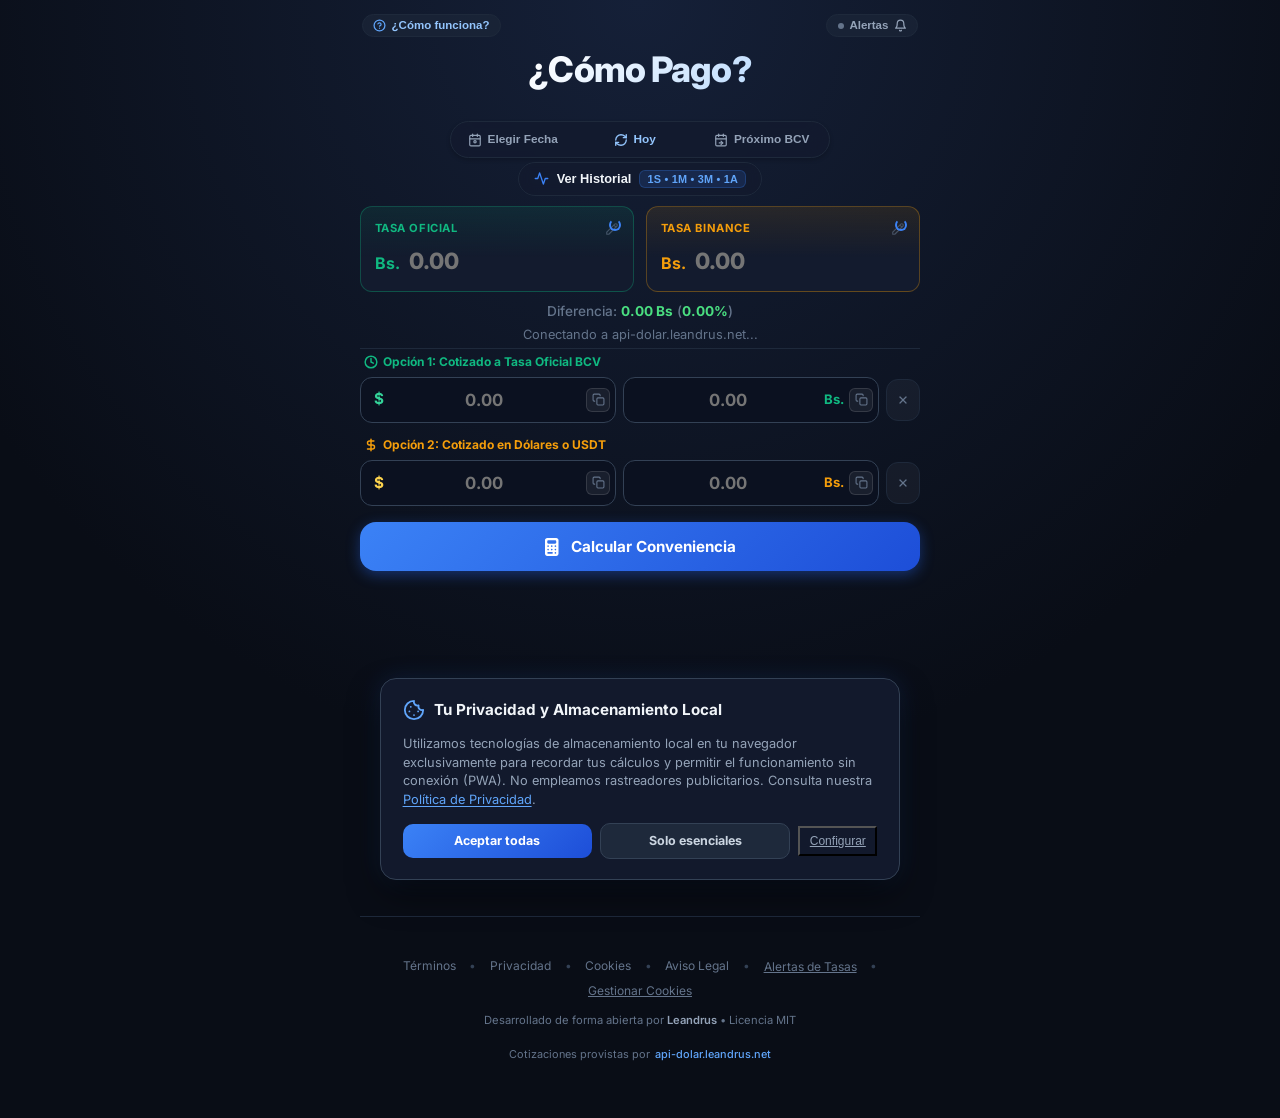
<file: index.html>
<!DOCTYPE html>
<html lang="es">

<head>
  <meta charset="UTF-8">
  <meta name="viewport" content="width=device-width, initial-scale=1.0">
  <title>¿Cómo Pago en Venezuela? | Calculadora Financiera y Comparador de Tasas BCV vs USDT</title>

  <!-- Metadatos SEO Esenciales -->
  <meta name="description"
    content="Calculadora de comparación de precios en Venezuela. Compara la tasa oficial del BCV, compra de dólares físicos y transferencias en USDT para saber cómo te conviene pagar y ahorrar dinero.">
  <meta name="keywords"
    content="como pago venezuela, calculadora dolar venezuela, tasa bcv, dolar paralelo, usdt binance, calcular pago bcv vs paralelo, convertidor bcv usdt">
  <meta name="author" content="Leandrus">
  <meta name="robots" content="index, follow">
  <link rel="canonical" href="https://como-pago.leandrus.net/">

  <!-- Metadatos OpenGraph (Facebook, WhatsApp, LinkedIn) -->
  <meta property="og:type" content="website">
  <meta property="og:url" content="https://como-pago.leandrus.net/">
  <meta property="og:title" content="¿Cómo Pago en Venezuela? | Calculadora de Tasas BCV vs USDT">
  <meta property="og:description"
    content="Compara en segundos si te conviene pagar en Bolívares (Tasa BCV), Dólares en Efectivo o USDT. Tasas oficiales en tiempo real vía api-dolar.leandrus.net.">
  <meta property="og:image" content="https://como-pago.leandrus.net/icons/icon-512x512.png">
  <meta property="og:locale" content="es_VE">

  <!-- Metadatos Twitter Cards -->
  <meta name="twitter:card" content="summary_large_image">
  <meta name="twitter:title" content="¿Cómo Pago en Venezuela? | Calculadora de Tasas BCV vs USDT">
  <meta name="twitter:description"
    content="Descubre al instante el método de pago más económico en Venezuela y calcula la transferencia exacta en Binance USDT.">
  <meta name="twitter:image" content="https://como-pago.leandrus.net/icons/icon-512x512.png">

  <!-- Configuración PWA y Favicon -->
  <link rel="icon" type="image/png" href="icons/favicon.png">
  <link rel="icon" type="image/svg+xml" href="icons/favico.svg">
  <link rel="apple-touch-icon" href="icons/icon-192x192.png">
  <link rel="manifest" href="manifest.json">
  <meta name="theme-color" content="#090d16">
  <meta name="apple-mobile-web-app-capable" content="yes">
  <meta name="apple-mobile-web-app-status-bar-style" content="black-translucent">
  <meta name="apple-mobile-web-app-title" content="¿Cómo Pago?">

  <!-- Seguridad en el Cliente -->
  <meta http-equiv="X-Content-Type-Options" content="nosniff">
  <meta name="referrer" content="strict-origin-when-cross-origin">

  <!-- Tipografía Google Fonts -->
  <link rel="preconnect" href="https://fonts.googleapis.com">
  <link rel="preconnect" href="https://fonts.gstatic.com" crossorigin>
  <link href="https://fonts.googleapis.com/css2?family=Inter:wght@400;500;600;700;800;900&display=swap"
    rel="stylesheet">

  <!-- Estilos Modulares (Vanilla CSS Puro Versionado para Cache-Busting) -->
  <link rel="stylesheet" href="css/main.css?v=1.3.4">
  <link rel="stylesheet" href="css/consent.css?v=1.3.4">

  <!-- Marcado Estructurado JSON-LD (Schema.org) -->
  <script type="application/ld+json">
  {
    "@context": "https://schema.org",
    "@type": "WebApplication",
    "name": "¿Cómo Pago en Venezuela?",
    "url": "https://como-pago.leandrus.net/",
    "description": "Calculadora financiera para comparar conveniencia entre Tasa Oficial BCV, Dólares en Efectivo y USDT en Venezuela.",
    "applicationCategory": "FinancialApplication",
    "operatingSystem": "All",
    "offers": {
      "@type": "Offer",
      "price": "0",
      "priceCurrency": "USD"
    },
    "author": {
      "@type": "Person",
      "name": "Leandrus",
      "url": "https://leandrus.net"
    }
  }
  </script>
</head>

<body>

  <!-- Contenedor Principal de la App -->
  <div class="app-container">

    <!-- Pantalla Principal Visible (100dvh) -->
    <div class="app-content-wrapper">
      <!-- Encabezado de la Plataforma -->
      <header class="app-header">
        <div class="header-top-bar">
          <button type="button" id="btnOpenGuide" class="btn-header-guide" title="¿Cómo funciona y casos de uso cotidianos?"
            aria-label="Abrir guía de funcionamiento y casos de uso">
            <svg class="guide-btn-icon" width="13" height="13" xmlns="http://www.w3.org/2000/svg" viewBox="0 0 24 24"
              fill="none" stroke="currentColor" stroke-width="2.3" stroke-linecap="round" stroke-linejoin="round">
              <circle cx="12" cy="12" r="10"></circle>
              <path d="M9.09 9a3 3 0 0 1 5.83 1c0 2-3 3-3 3"></path>
              <line x1="12" y1="17" x2="12.01" y2="17"></line>
            </svg>
            <span class="btn-header-guide-label">¿Cómo funciona?</span>
          </button>

          <button type="button" id="btnOpenAlerts" class="btn-header-alerts" title="Configurar Alertas Web Push"
            aria-label="Configurar alertas push de tasas">
            <span id="alertsBadgeDot" class="alerts-badge-dot" aria-hidden="true"></span>
            <span class="btn-header-alerts-label">Alertas</span>
            <svg class="alerts-icon" width="13" height="13" xmlns="http://www.w3.org/2000/svg" viewBox="0 0 24 24"
              fill="none" stroke="currentColor" stroke-width="2.2" stroke-linecap="round" stroke-linejoin="round">
              <path d="M18 8A6 6 0 0 0 6 8c0 7-3 9-3 9h18s-3-2-3-9"></path>
              <path d="M13.73 21a2 2 0 0 1-3.46 0"></path>
            </svg>
          </button>
        </div>
        <h1 class="app-title">¿Cómo Pago?</h1>
      </header>

      <main>
        <!-- ============================================== -->
        <!-- SECCIÓN 1: ENTRADA DE DATOS (INPUTS) -->
        <!-- ============================================== -->
        <section id="section1" class="space-y-4" aria-label="Ingreso de tasas y precios de compra">

          <!-- ============================================== -->
          <!-- BARRA DE CONTROL DE FECHAS (PRÓXIMO BCV / CALENDARIO / HOY) -->
          <!-- ============================================== -->
          <div class="date-toolbar-container" aria-label="Controles de fecha de cotización">
            <div class="date-toolbar" role="group" aria-label="Selector de fecha de tasas">
              <!-- Botón 1: Selector de Fecha Específica (Calendario del historial) -->
              <div class="date-picker-trigger-wrap">
                <button type="button" id="btnPickDate" class="btn-date-tool"
                  title="Escoger una fecha concreta en el calendario para aplicar sus valores"
                  aria-label="Seleccionar fecha concreta en el calendario">
                  <svg class="date-tool-icon" xmlns="http://www.w3.org/2000/svg" viewBox="0 0 24 24" fill="none"
                    stroke="currentColor" stroke-width="2" stroke-linecap="round" stroke-linejoin="round">
                    <rect x="3" y="4" width="18" height="18" rx="2" ry="2"></rect>
                    <line x1="16" y1="2" x2="16" y2="6"></line>
                    <line x1="8" y1="2" x2="8" y2="6"></line>
                    <line x1="3" y1="10" x2="21" y2="10"></line>
                    <circle cx="12" cy="15" r="2"></circle>
                  </svg>
                  <span class="date-tool-label" id="btnPickDateLabel">Elegir Fecha</span>
                </button>
                <input type="date" id="datePickerInput" class="date-picker-native-hidden"
                  aria-label="Seleccionar fecha de cotización" min="2023-01-03">
              </div>

              <!-- Botón 2: Restaurar / Aplicar al Día Actual (Hoy) -->
              <button type="button" id="btnRestoreToday" class="btn-date-tool active"
                title="Restaurar y aplicar tasas al día actual (Hoy)" aria-label="Restaurar a tasas de hoy">
                <svg class="date-tool-icon" xmlns="http://www.w3.org/2000/svg" viewBox="0 0 24 24" fill="none"
                  stroke="currentColor" stroke-width="2" stroke-linecap="round" stroke-linejoin="round">
                  <path d="M3 12a9 9 0 0 1 9-9 9.75 9.75 0 0 1 6.74 2.74L21 8"></path>
                  <path d="M21 3v5h-5"></path>
                  <path d="M21 12a9 9 0 0 1-9 9 9.75 9.75 0 0 1-6.74-2.74L3 16"></path>
                  <path d="M8 16H3v5"></path>
                </svg>
                <span class="date-tool-label">Hoy</span>
              </button>

              <!-- Botón 3: Próximo BCV (Tasa del día siguiente si está disponible) -->
              <button type="button" id="btnNextBcv" class="btn-date-tool"
                title="Visualizar la próxima tasa oficial BCV (mañana o siguiente día hábil)"
                aria-label="Ver tasa BCV del día siguiente">
                <svg class="date-tool-icon" xmlns="http://www.w3.org/2000/svg" viewBox="0 0 24 24" fill="none"
                  stroke="currentColor" stroke-width="2" stroke-linecap="round" stroke-linejoin="round">
                  <rect x="3" y="4" width="18" height="18" rx="2" ry="2"></rect>
                  <line x1="16" y1="2" x2="16" y2="6"></line>
                  <line x1="8" y1="2" x2="8" y2="6"></line>
                  <line x1="3" y1="10" x2="21" y2="10"></line>
                  <path d="M12 14l3 3-3 3"></path>
                  <line x1="9" y1="17" x2="15" y2="17"></line>
                </svg>
                <span class="date-tool-label">Próximo BCV</span>
              </button>
            </div>
          </div>

          <!-- Botón Desplegable para Historial y Fluctuación -->
          <div class="history-trigger-container">
            <button type="button" id="btnOpenHistory" class="btn-history-trigger"
              aria-label="Ver historial de tasas y gráfico de fluctuación">
              <svg class="history-trigger-icon" xmlns="http://www.w3.org/2000/svg" viewBox="0 0 24 24" fill="none"
                stroke="currentColor" stroke-width="2.2" stroke-linecap="round" stroke-linejoin="round">
                <polyline points="22 12 18 12 15 21 9 3 6 12 2 12"></polyline>
              </svg>
              <span>Ver Historial</span>
              <span class="history-badge">1S • 1M • 3M • 1A</span>
            </button>
          </div>

          <!-- Tarjetas de Tasas Principales -->
          <div class="rates-grid">
            <!-- Tasa BCV Oficial (Verde) -->
            <article class="rate-card bcv">
              <div class="rate-header">
                <span class="rate-label bcv">Tasa Oficial</span>
                <svg xmlns="http://www.w3.org/2000/svg" class="edit-icon" fill="none" viewBox="0 0 24 24"
                  stroke="currentColor" aria-hidden="true">
                  <path stroke-linecap="round" stroke-linejoin="round" stroke-width="2"
                    d="M15.232 5.232l3.536 3.536m-2.036-5.036a2.5 2.5 0 113.536 3.536L6.5 21.036H3v-3.572L16.732 3.732z" />
                </svg>
              </div>
              <div class="rate-value-wrap">
                <span class="currency-symbol bcv">Bs.</span>
                <input type="number" step="0.01" id="bcvDisplay" class="rate-input bcv" placeholder="0.00"
                  aria-label="Tasa oficial BCV en Bolívares">
              </div>
              <div id="bcvLoader" class="rate-loader" aria-hidden="true"></div>
            </article>

            <!-- Tasa USDT / Binance Paralelo (Ámbar) -->
            <article class="rate-card usdt">
              <div class="rate-header">
                <span class="rate-label usdt">Tasa Binance</span>
                <svg xmlns="http://www.w3.org/2000/svg" class="edit-icon" fill="none" viewBox="0 0 24 24"
                  stroke="currentColor" aria-hidden="true">
                  <path stroke-linecap="round" stroke-linejoin="round" stroke-width="2"
                    d="M15.232 5.232l3.536 3.536m-2.036-5.036a2.5 2.5 0 113.536 3.536L6.5 21.036H3v-3.572L16.732 3.732z" />
                </svg>
              </div>
              <div class="rate-value-wrap">
                <span class="currency-symbol usdt">Bs.</span>
                <input type="number" step="0.01" id="usdtDisplay" class="rate-input usdt" placeholder="0.00"
                  aria-label="Tasa Binance P2P USDT en Bolívares">
              </div>
              <div id="usdtLoader" class="rate-loader" aria-hidden="true"></div>
            </article>
          </div>

          <!-- Diferencia y Marca Temporal de la API -->
          <div class="rates-meta">
            <div class="rates-diff">
              Diferencia: <span id="rateDiff">Sincronizando...</span>
            </div>
            <div class="api-timestamp" id="apiTimestamp">
              Conectando a api-dolar.leandrus.net...
            </div>
          </div>

          <hr class="separator">

          <!-- Ofertas Comparativas (Conversión BCV vs Dólares) -->
          <div class="offers-section">
            <!-- Opción 1: Pago en Bolívares con Tasa Oficial BCV -->
            <div class="offer-group">
              <label for="price_bcv_usd_input" class="offer-label bcv">
                <svg xmlns="http://www.w3.org/2000/svg" width="14" height="14" viewBox="0 0 24 24" fill="none"
                  stroke="currentColor" stroke-width="2.5" stroke-linecap="round" stroke-linejoin="round">
                  <circle cx="12" cy="12" r="10"></circle>
                  <polyline points="12 6 12 12 16 14"></polyline>
                </svg>
                Opción 1: Cotizado a Tasa Oficial BCV
              </label>
              <div class="offer-dual-inputs">
                <div class="input-with-icon" title="Monto en Dólares ($)">
                  <span class="input-prefix" style="color: #34d399;">$</span>
                  <input type="number" step="any" id="price_bcv_usd_input" class="input-control input-usd-bcv"
                    placeholder="0.00" aria-label="Monto en dólares a tasa oficial">
                  <div class="input-suffix-actions">
                    <button type="button" class="btn-copy-val" data-target="price_bcv_usd_input"
                      title="Copiar monto en $" aria-label="Copiar monto en dólares a tasa oficial">
                      <svg class="copy-icon" xmlns="http://www.w3.org/2000/svg" viewBox="0 0 24 24" fill="none"
                        stroke="currentColor" stroke-width="2" stroke-linecap="round" stroke-linejoin="round">
                        <rect x="9" y="9" width="13" height="13" rx="2" ry="2"></rect>
                        <path d="M5 15H4a2 2 0 0 1-2-2V4a2 2 0 0 1 2-2h9a2 2 0 0 1 2 2v1"></path>
                      </svg>
                      <svg class="check-icon" xmlns="http://www.w3.org/2000/svg" viewBox="0 0 24 24" fill="none"
                        stroke="currentColor" stroke-width="2.5" stroke-linecap="round" stroke-linejoin="round">
                        <polyline points="20 6 9 17 4 12"></polyline>
                      </svg>
                    </button>
                  </div>
                </div>
                <div class="input-with-icon" title="Equivalente en Bolívares (Bs)">
                  <input type="number" step="any" id="price_bcv_ves_input" class="input-control input-ves"
                    placeholder="0.00" aria-label="Monto en bolívares a tasa oficial">
                  <div class="input-suffix-actions">
                    <span class="input-suffix-text green">Bs.</span>
                    <button type="button" class="btn-copy-val" data-target="price_bcv_ves_input"
                      title="Copiar monto en Bs" aria-label="Copiar monto en bolívares a tasa oficial">
                      <svg class="copy-icon" xmlns="http://www.w3.org/2000/svg" viewBox="0 0 24 24" fill="none"
                        stroke="currentColor" stroke-width="2" stroke-linecap="round" stroke-linejoin="round">
                        <rect x="9" y="9" width="13" height="13" rx="2" ry="2"></rect>
                        <path d="M5 15H4a2 2 0 0 1-2-2V4a2 2 0 0 1 2-2h9a2 2 0 0 1 2 2v1"></path>
                      </svg>
                      <svg class="check-icon" xmlns="http://www.w3.org/2000/svg" viewBox="0 0 24 24" fill="none"
                        stroke="currentColor" stroke-width="2.5" stroke-linecap="round" stroke-linejoin="round">
                        <polyline points="20 6 9 17 4 12"></polyline>
                      </svg>
                    </button>
                  </div>
                </div>
                <button type="button" class="btn-clear-val" id="btnClearOffer1" data-clear="offer1"
                  title="Limpiar montos de Opción 1" aria-label="Limpiar montos de Opción 1">
                  <svg xmlns="http://www.w3.org/2000/svg" width="12" height="12" viewBox="0 0 24 24" fill="none"
                    stroke="currentColor" stroke-width="2.5" stroke-linecap="round" stroke-linejoin="round">
                    <line x1="18" y1="6" x2="6" y2="18"></line>
                    <line x1="6" y1="6" x2="18" y2="18"></line>
                  </svg>
                </button>
              </div>
            </div>

            <!-- Opción 2: Pago en Dólares (Efectivo o Binance USDT) -->
            <div class="offer-group">
              <label for="price_parallel_usd_input" class="offer-label avg">
                <svg xmlns="http://www.w3.org/2000/svg" width="14" height="14" viewBox="0 0 24 24" fill="none"
                  stroke="currentColor" stroke-width="2.5" stroke-linecap="round" stroke-linejoin="round">
                  <path d="M12 2v20M17 5H9.5a3.5 3.5 0 0 0 0 7h5a3.5 3.5 0 0 1 0 7H6"></path>
                </svg>
                Opción 2: Cotizado en Dólares o USDT
              </label>
              <div class="offer-dual-inputs">
                <div class="input-with-icon" title="Monto en Dólares ($)">
                  <span class="input-prefix" style="color: #fcd34d;">$</span>
                  <input type="number" step="any" id="price_parallel_usd_input"
                    class="input-control input-usd-avg" placeholder="0.00"
                    aria-label="Monto en dólares en efectivo o USDT">
                  <div class="input-suffix-actions">
                    <button type="button" class="btn-copy-val" data-target="price_parallel_usd_input"
                      title="Copiar monto en $" aria-label="Copiar monto en dólares en efectivo o USDT">
                      <svg class="copy-icon" xmlns="http://www.w3.org/2000/svg" viewBox="0 0 24 24" fill="none"
                        stroke="currentColor" stroke-width="2" stroke-linecap="round" stroke-linejoin="round">
                        <rect x="9" y="9" width="13" height="13" rx="2" ry="2"></rect>
                        <path d="M5 15H4a2 2 0 0 1-2-2V4a2 2 0 0 1 2-2h9a2 2 0 0 1 2 2v1"></path>
                      </svg>
                      <svg class="check-icon" xmlns="http://www.w3.org/2000/svg" viewBox="0 0 24 24" fill="none"
                        stroke="currentColor" stroke-width="2.5" stroke-linecap="round" stroke-linejoin="round">
                        <polyline points="20 6 9 17 4 12"></polyline>
                      </svg>
                    </button>
                  </div>
                </div>
                <div class="input-with-icon" title="Equivalente en Bolívares (Bs)">
                  <input type="number" step="any" id="price_parallel_ves_input" class="input-control input-ves"
                    placeholder="0.00" aria-label="Monto en bolívares a tasa paralelo/USDT">
                  <div class="input-suffix-actions">
                    <span class="input-suffix-text yellow">Bs.</span>
                    <button type="button" class="btn-copy-val" data-target="price_parallel_ves_input"
                      title="Copiar monto en Bs" aria-label="Copiar monto en bolívares a tasa paralelo/USDT">
                      <svg class="copy-icon" xmlns="http://www.w3.org/2000/svg" viewBox="0 0 24 24" fill="none"
                        stroke="currentColor" stroke-width="2" stroke-linecap="round" stroke-linejoin="round">
                        <rect x="9" y="9" width="13" height="13" rx="2" ry="2"></rect>
                        <path d="M5 15H4a2 2 0 0 1-2-2V4a2 2 0 0 1 2-2h9a2 2 0 0 1 2 2v1"></path>
                      </svg>
                      <svg class="check-icon" xmlns="http://www.w3.org/2000/svg" viewBox="0 0 24 24" fill="none"
                        stroke="currentColor" stroke-width="2.5" stroke-linecap="round" stroke-linejoin="round">
                        <polyline points="20 6 9 17 4 12"></polyline>
                      </svg>
                    </button>
                  </div>
                </div>
                <button type="button" class="btn-clear-val" id="btnClearOffer2" data-clear="offer2"
                  title="Limpiar montos de Opción 2" aria-label="Limpiar montos de Opción 2">
                  <svg xmlns="http://www.w3.org/2000/svg" width="12" height="12" viewBox="0 0 24 24" fill="none"
                    stroke="currentColor" stroke-width="2.5" stroke-linecap="round" stroke-linejoin="round">
                    <line x1="18" y1="6" x2="6" y2="18"></line>
                    <line x1="6" y1="6" x2="18" y2="18"></line>
                  </svg>
                </button>
              </div>
            </div>
          </div>

          <!-- Botón de Cálculo -->
          <button id="btnCalculate" type="button" class="btn btn-primary"
            aria-label="Calcular método de pago más conveniente">
            <svg xmlns="http://www.w3.org/2000/svg" class="btn-icon" viewBox="0 0 20 20" fill="currentColor">
              <path fill-rule="evenodd"
                d="M 2.5,0 C 1.12,0 0,1.12 0,2.5 v 15 C 0,18.88 1.12,20 2.5,20 h 10 C 13.88,20 15,18.88 15,17.5 V 2.5 C 15,1.12 13.88,0 12.5,0 Z m 1.25,2.5 h 7.5 c 0.69,0 1.25,0.56 1.25,1.25 V 5 c 0,0.69 -0.56,1.25 -1.25,1.25 H 3.75 C 3.06,6.25 2.5,5.69 2.5,5 V 3.75 C 2.5,3.06 3.06,2.5 3.75,2.5 Z M 4.38,9.06 C 4.38,9.58 3.96,10 3.44,10 2.92,10 2.5,9.58 2.5,9.06 2.5,8.54 2.92,8.12 3.44,8.12 3.96,8.12 4.38,8.54 4.38,9.06 Z M 7.5,10 C 6.98,10 6.56,9.58 6.56,9.06 6.56,8.54 6.98,8.12 7.5,8.12 8.02,8.12 8.44,8.54 8.44,9.06 8.44,9.58 8.02,10 7.5,10 Z m 5,-0.94 C 12.5,9.58 12.08,10 11.56,10 11.04,10 10.62,9.58 10.62,9.06 c 0,-0.52 0.42,-0.94 0.94,-0.94 0.52,0 0.94,0.42 0.94,0.94 z M 3.44,13.75 C 2.92,13.75 2.5,13.33 2.5,12.81 c 0,-0.52 0.42,-0.94 0.94,-0.94 0.52,0 0.94,0.42 0.94,0.94 0,0.52 -0.42,0.94 -0.94,0.94 z m 5,-0.94 c 0,0.52 -0.42,0.94 -0.94,0.94 -0.52,0 -0.94,-0.42 -0.94,-0.94 0,-0.52 0.42,-0.94 0.94,-0.94 0.52,0 0.94,0.42 0.94,0.94 z m 3.12,0.94 c -0.52,0 -0.94,-0.42 -0.94,-0.94 0,-0.52 0.42,-0.94 0.94,-0.94 0.52,0 0.94,0.42 0.94,0.94 0,0.52 -0.42,0.94 -0.94,0.94 z M 2.5,16.56 c 0,-0.52 0.42,-0.94 0.94,-0.94 h 4.38 c 0.52,0 0.94,0.42 0.94,0.94 C 8.75,17.08 8.33,17.5 7.81,17.5 H 3.44 C 2.92,17.5 2.5,17.08 2.5,16.56 Z m 9.06,-0.94 c 0.52,0 0.94,0.42 0.94,0.94 0,0.52 -0.42,0.94 -0.94,0.94 -0.52,0 -0.94,-0.42 -0.94,-0.94 0,-0.52 0.42,-0.94 0.94,-0.94 z"
                clip-rule="evenodd" />
            </svg>
            Calcular Conveniencia
          </button>
        </section>

        <!-- ============================================== -->
        <!-- SECCIÓN 2: RESULTADOS Y CONTROLES (OUTPUTS) -->
        <!-- ============================================== -->
        <section id="section2" class="space-y-4 hidden" aria-label="Resultados del análisis financiero">

          <!-- Tarjeta Unificada de Resultado y Recomendación -->
          <article class="card results-card" id="recommendationBox">
            <h2 class="results-title">Conviene pagar en:</h2>
            <div class="results-verdict" id="finalVerdict">...</div>
            <div class="results-details" id="savingsText"></div>

            <!-- Nota de Equivalencia Simplificada Dólares / USDT -->
            <div class="results-equivalence-pill" id="equivalenceBox">
              <span class="equiv-icon">💡</span>
              <span id="equivalenceText">...</span>
            </div>
          </article>

          <!-- Botones de Acción (Editar / Reiniciar) -->
          <div class="buttons-grid">
            <button id="btnEdit" type="button" class="btn btn-secondary" aria-label="Volver a editar montos">
              <svg xmlns="http://www.w3.org/2000/svg" class="btn-icon" viewBox="0 0 24 24" fill="currentColor">
                <path fill-rule="evenodd"
                  d="m 18.613646,0.64828063c -0.864374,-0.86437417 -2.261581,-0.86437417 -3.125955,0l -0.963047,0.96304697 3.864028,3.8640289 0.963047,-0.9630471c 0.864375,-0.8643741 0.864375,-2.2615817 0,-3.1259559zM 6.8044797,9.3314914C 6.563718,9.5722532 6.378213,9.8682717 6.2716464,10.195866l -1.1682866,3.504859c -0.1144605,0.339435 -0.023681,0.714392 0.228921,0.970941 0.2526025,0.25655 0.6275593,0.343382 0.9709409,0.228921L 9.8080813,13.732301C 10.131728,13.625734 10.427747,13.440229 10.672455,13.199467L 17.050669,6.8133603 13.18664,2.9493315ZM 3.7890374,2.3178253C 1.697173,2.3178253 0,4.0149983 0,6.1068627V 16.210963C 0,18.302827 1.697173,20 3.7890374,20H 13.893137c 2.091865,0 3.789038,-1.697173 3.789038,-3.789037v -3.789038c 0,-0.698604 -0.564409,-1.263012 -1.263013,-1.263012 -0.698604,0 -1.263012,0.564408 -1.263012,1.263012v 3.789038c 0,0.698603 -0.564409,1.263012 -1.263013,1.263012H 3.7890374c -0.6986037,0 -1.2630124,-0.564409 -1.2630124,-1.263012V 6.1068627c 0,-0.6986038 0.5644087,-1.2630125 1.2630124,-1.2630125h 3.7890375c 0.6986038,0 1.2630125,-0.5644087 1.2630125,-1.2630125 0,-0.6986037 -0.5644087,-1.2630124 -1.2630125,-1.2630124z"
                  clip-rule="evenodd" />
              </svg>
              Editar
            </button>

            <button id="btnReset" type="button" class="btn btn-primary"
              aria-label="Reiniciar formulario y recargar tasas">
              <svg xmlns="http://www.w3.org/2000/svg" class="btn-icon" viewBox="0 0 20 20" fill="currentColor">
                <path fill-rule="evenodd"
                  d="M 1.25,-3.3333334e-8A 1.25,1.25 0 0 1 2.5,1.25v 2.62625a 8.7525,8.7525 0 0 1 14.501251,3.2075 1.25,1.25 0 1 1 -2.35625,0.8325A 6.2525,6.2525 0 0 0 3.74875,6.25h 3.751251a 1.25,1.25 0 0 1 0,2.5H 1.25A 1.25,1.25 0 0 1 0,7.5V 1.25A 1.25,1.25 0 0 1 1.25,-3.3333334e-8ZM 1.26,11.32125a 1.25,1.25 0 0 1 1.595,0.7625 6.2525,6.2525 0 0 0 10.896251,1.66625h -3.75125a 1.25,1.25 0 1 1 0,-2.5h 6.25a 1.25,1.25 0 0 1 1.25,1.25v 6.25a 1.25,1.25 0 1 1 -2.5,0v -2.62625a 8.7525,8.7525 0 0 1 -14.501251,-3.2075 1.25,1.25 0 0 1 0.7625,-1.595z"
                  clip-rule="evenodd" />
              </svg>
              Reiniciar
            </button>
          </div>
        </section>
      </main>
    </div>

    <!-- Pie de Página & Andamiaje Legal (por debajo de la visibilidad inicial) -->
    <footer class="app-footer">
      <nav class="footer-nav" aria-label="Enlaces legales y de privacidad">
        <a href="legal/terminos.html" class="footer-link" data-legal="terminos">Términos</a>
        <span style="color: var(--border-strong);">•</span>
        <a href="legal/privacidad.html" class="footer-link" data-legal="privacidad">Privacidad</a>
        <span style="color: var(--border-strong);">•</span>
        <a href="legal/cookies.html" class="footer-link" data-legal="cookies">Cookies</a>
        <span style="color: var(--border-strong);">•</span>
        <a href="legal/aviso-legal.html" class="footer-link" data-legal="aviso">Aviso Legal</a>
        <span style="color: var(--border-strong);">•</span>
        <button type="button" class="footer-btn-consent" id="footerBtnAlerts">Alertas de Tasas</button>
        <span style="color: var(--border-strong);">•</span>
        <button type="button" class="footer-btn-consent" onclick="window.ConsentManager.openPreferences()">Gestionar
          Cookies</button>
      </nav>

      <div class="footer-meta">
        Desarrollado de forma abierta por <a href="https://github.com/Leandrus/Como-Pago" target="_blank"
          rel="noopener">Leandrus</a> • Licencia MIT
      </div>

      <div class="footer-api-badge">
        <span>Cotizaciones provistas por</span>
        <a href="https://api-dolar.leandrus.net" target="_blank" rel="noopener">api-dolar.leandrus.net</a>
      </div>
    </footer>
  </div>

  <!-- ============================================== -->
  <!-- MODAL DE GUÍA Y CASOS DE USO COTIDIANOS (SPA) -->
  <!-- ============================================== -->
  <div id="guideModal" class="modal-overlay" role="dialog" aria-modal="true" aria-labelledby="guideModalTitle">
    <div class="modal-dialog guide-modal-dialog">
      <div class="modal-header">
        <div class="guide-modal-header-title">
          <div class="guide-header-icon-wrap">
            <svg class="modal-header-icon" width="20" height="20" xmlns="http://www.w3.org/2000/svg" viewBox="0 0 24 24"
              fill="none" stroke="currentColor" stroke-width="2.2" stroke-linecap="round" stroke-linejoin="round">
              <circle cx="12" cy="12" r="10"></circle>
              <path d="M9.09 9a3 3 0 0 1 5.83 1c0 2-3 3-3 3"></path>
              <line x1="12" y1="17" x2="12.01" y2="17"></line>
            </svg>
          </div>
          <div>
            <h2 id="guideModalTitle" class="modal-title">¿Cómo Funciona?</h2>
            <p class="modal-subtitle">Guía financiera práctica y casos de uso cotidianos en Venezuela</p>
          </div>
        </div>
      </div>

      <div class="modal-body guide-modal-body">

        <!-- Tarjeta de Contexto Principal -->
        <div class="guide-highlight-card">
          <div class="guide-highlight-badge">💡 El dilema financiero cotidiano</div>
          <p class="guide-highlight-text">
            En Venezuela conviven dos cotizaciones esenciales: la <strong>Tasa Oficial del BCV</strong> y la <strong>Tasa de Mercado (Binance USDT / Paralelo)</strong>.
            Dependiendo del método y la moneda en que realices cada pago, puedes ahorrar o perder dinero real. Esta herramienta calcula al instante la opción exacta más conveniente para tu bolsillo.
          </p>
        </div>

        <!-- Sección: Pilares Fundamentales -->
        <h3 class="guide-section-title">Conceptos Clave del Mercado</h3>
        <div class="guide-pillars-grid">
          <div class="guide-pillar-card">
            <div class="guide-pillar-icon bcv">🏛️</div>
            <div class="guide-pillar-body">
              <strong>1. Cotización a Tasa BCV (Opción 1)</strong>
              <p>Es la cotización obligatoria en comercios formales. Los precios se expresan en dólares pero se cancelan en <strong>Bolívares (Bs.)</strong> por punto de venta, pago móvil o biopago según la tasa oficial.</p>
            </div>
          </div>

          <div class="guide-pillar-card">
            <div class="guide-pillar-icon usdt">💵</div>
            <div class="guide-pillar-body">
              <strong>2. Dólar Físico y USDT son lo mismo (Opción 2)</strong>
              <p>En el mercado venezolano, <strong>1 dólar en efectivo equivale a 1 USDT</strong> en Binance P2P. Ambos cotizan a la tasa libre o paralelo, por lo que aplican exactamente las mismas fórmulas.</p>
            </div>
          </div>

          <div class="guide-pillar-card">
            <div class="guide-pillar-icon calc">📊</div>
            <div class="guide-pillar-body">
              <strong>3. La Comparación Matemática</strong>
              <p>Cruzamos ambas cotizaciones en tiempo real para determinar en cuál alternativa desembolsas menos valor de tu patrimonio, indicando tu <strong>ahorro exacto</strong> en Bolívares y Dólares.</p>
            </div>
          </div>
        </div>

        <!-- Sección: Casos de Uso Cotidianos -->
        <h3 class="guide-section-title">Casos de Uso Cotidianos</h3>
        <div class="guide-cases-list">

          <!-- Caso 1 -->
          <article class="guide-case-card">
            <div class="guide-case-header">
              <span class="guide-case-tag">Caso 1</span>
              <h4 class="guide-case-title">Evaluar "Descuentos" en Efectivo o Binance USDT</h4>
            </div>
            <p class="guide-case-desc">
              Un producto tiene un precio marcado de <strong>$50 a tasa BCV</strong> y el encargado te ofrece: <em>"Si pagas $45 en efectivo o USDT te lo dejamos en 45"</em>.
            </p>
            <div class="guide-case-tip">
              <strong>¿Cómo usar la app?</strong> Escribe 50 en la Opción 1 y 45 en la Opción 2. Si la brecha entre el BCV y el paralelo es amplia (por ejemplo 15%), pagar $50 a tasa oficial en bolívares equivale a solo $43.5 dólares paralelos. ¡Pagar $45 directos sería más costoso! La app te advierte de inmediato si el descuento realmente te conviene.
            </div>
          </article>

          <!-- Caso 2 -->
          <article class="guide-case-card">
            <div class="guide-case-header">
              <span class="guide-case-tag">Caso 2</span>
              <h4 class="guide-case-title">Vender USDT para pagar en Bolívares (Arbitraje cotidiano)</h4>
            </div>
            <p class="guide-case-desc">
              Tienes ingresos o ahorros en Binance USDT y vas a pagar una cuenta en un supermercado o farmacia facturada a tasa BCV.
            </p>
            <div class="guide-case-tip">
              <strong>Estrategia de ahorro:</strong> En lugar de pagar en divisas en caja, vende tus USDT en Binance P2P a tasa paralelo y abona la cuenta en Bolívares por Pago Móvil a tasa BCV. Necesitarás vender notablemente menos dólares para cubrir el mismo gasto.
            </div>
          </article>

          <!-- Caso 3 -->
          <article class="guide-case-card">
            <div class="guide-case-header">
              <span class="guide-case-tag">Caso 3</span>
              <h4 class="guide-case-title">Comparar dos presupuestos o proveedores distintos</h4>
            </div>
            <p class="guide-case-desc">
              Un proveedor te cotiza un servicio en <strong>$120 a tasa BCV</strong> y otro proveedor te pide <strong>$100 netos en divisas</strong>.
            </p>
            <div class="guide-case-tip">
              Ingresas ambas cantidades en la Opción 1 y Opción 2. En un segundo tendrás el veredicto definitivo de cuál desembolso real representa el menor esfuerzo económico.
            </div>
          </article>

          <!-- Caso 4 -->
          <article class="guide-case-card">
            <div class="guide-case-header">
              <span class="guide-case-tag">Caso 4</span>
              <h4 class="guide-case-title">Aprovechar el "Próximo BCV"</h4>
            </div>
            <p class="guide-case-desc">
              En las tardes hábiles bancarias el BCV publica la cotización que regirá el día siguiente (o el lunes siguiente).
            </p>
            <div class="guide-case-tip">
              Pulsa el botón <strong>"Próximo BCV"</strong> en la barra superior. Si la tasa va a subir, sabrás al instante si es mejor comprar hoy en bolívares antes de que suban los montos en caja.
            </div>
          </article>

          <!-- Caso 5 -->
          <article class="guide-case-card">
            <div class="guide-case-header">
              <span class="guide-case-tag">Caso 5</span>
              <h4 class="guide-case-title">Ajustar cotizaciones personalizadas</h4>
            </div>
            <p class="guide-case-desc">
              ¿Tu comercio, negocio local o zona maneja una tasa propia o un promedio particular?
            </p>
            <div class="guide-case-tip">
              Las tarjetas de tasas son interactivas: pulsa sobre el número de la <strong>Tasa Oficial</strong> o <strong>Tasa Binance</strong> y escribe la cotización que desees para personalizar el cálculo a tu medida.
            </div>
          </article>

        </div>
      </div>

      <div class="modal-footer">
        <button id="guideModalClose" type="button" class="btn btn-primary"
          style="width: auto; padding: 0.65rem 1.6rem;">Entendido</button>
      </div>
    </div>
  </div>

  <!-- ============================================== -->
  <!-- MODAL DE AJUSTES DE NOTIFICACIONES Y ALERTAS PUSH -->
  <!-- ============================================== -->
  <div id="alertsModal" class="modal-overlay" role="dialog" aria-modal="true" aria-labelledby="alertsModalTitle">
    <div class="modal-dialog alerts-modal-dialog">
      <div class="modal-header">
        <div class="alerts-modal-header-title">
          <div class="alerts-header-icon-wrap">
            <svg class="modal-header-icon" width="20" height="20" xmlns="http://www.w3.org/2000/svg" viewBox="0 0 24 24"
              fill="none" stroke="currentColor" stroke-width="2.2" stroke-linecap="round" stroke-linejoin="round">
              <path d="M18 8A6 6 0 0 0 6 8c0 7-3 9-3 9h18s-3-2-3-9"></path>
              <path d="M13.73 21a2 2 0 0 1-3.46 0"></path>
            </svg>
          </div>
          <div>
            <h2 id="alertsModalTitle" class="modal-title">Alertas de Cotizaciones</h2>
            <p class="modal-subtitle">Notificaciones Web Push nativas y 100% anónimas</p>
          </div>
        </div>
      </div>

      <div class="modal-body alerts-modal-body">
        <!-- Card: Interruptor Maestro -->
        <div class="alerts-master-card">
          <div class="alerts-master-info">
            <span class="alerts-master-title">Activar Alertas</span>
            <span class="alerts-master-desc">Recibe avisos inmediatos en tu navegador cuando existan cambios relevantes
              en las tasas.</span>
          </div>
          <label class="switch-toggle" for="pushMasterToggle">
            <input type="checkbox" id="pushMasterToggle">
            <span class="switch-slider"></span>
          </label>
        </div>

        <!-- Estado de sincronización / Permisos -->
        <div id="pushStatusText" class="alerts-status-box" role="status">
          <span class="status-idle">⚪ Alertas desactivadas. Activa el interruptor para recibir avisos
            instantáneos.</span>
        </div>

        <!-- Panel de Opciones de Alertas (desplegable / condicional) -->
        <div id="alertsOptionsPanel" class="alerts-options-section disabled-panel">

          <!-- Opción 1: Próximo BCV -->
          <div class="alert-option-item" id="bcvOptionItem">
            <div class="alert-option-header">
              <div class="alert-option-title-wrap">
                <div class="alert-option-icon bcv">
                  <svg xmlns="http://www.w3.org/2000/svg" width="16" height="16" viewBox="0 0 24 24" fill="none"
                    stroke="currentColor" stroke-width="2.5" stroke-linecap="round" stroke-linejoin="round">
                    <path d="M12 2v20M17 5H9.5a3.5 3.5 0 0 0 0 7h5a3.5 3.5 0 0 1 0 7H6" />
                  </svg>
                </div>
                <div>
                  <span class="alert-option-title">Próxima Tasa Oficial BCV</span>
                  <span class="alert-option-badge bcv">Oficial</span>
                </div>
              </div>
              <label class="switch-toggle small" for="pushBcvToggle">
                <input type="checkbox" id="pushBcvToggle" checked>
                <span class="switch-slider"></span>
              </label>
            </div>
            <p class="alert-option-desc">
              Te avisaremos cuando se publique oficialmente el precio del BCV para el próximo período, detallando la
              nueva cotización y su porcentaje de cambio (%).
            </p>
          </div>

          <!-- Opción 2: Variaciones de USDT -->
          <div class="alert-option-item" id="usdtOptionItem">
            <div class="alert-option-header">
              <div class="alert-option-title-wrap">
                <div class="alert-option-icon usdt">
                  <svg xmlns="http://www.w3.org/2000/svg" width="16" height="16" viewBox="0 0 24 24" fill="none"
                    stroke="currentColor" stroke-width="2.2" stroke-linecap="round" stroke-linejoin="round">
                    <polyline points="23 6 13.5 15.5 8.5 10.5 1 18"></polyline>
                    <polyline points="17 6 23 6 23 12"></polyline>
                  </svg>
                </div>
                <div>
                  <span class="alert-option-title">Fluctuación de USDT (Binance / Paralelo)</span>
                  <span class="alert-option-badge usdt">Mercado</span>
                </div>
              </div>
              <label class="switch-toggle small" for="pushUsdtToggle">
                <input type="checkbox" id="pushUsdtToggle" checked>
                <span class="switch-slider"></span>
              </label>
            </div>
            <p class="alert-option-desc">
              Mostrar alertas ante variaciones del USDT que superen tu porcentaje de sensibilidad seleccionado:
            </p>
            <!-- Selector de Umbrales Requeridos: 1%, 2%, 5%, 10% y 25% -->
            <div class="threshold-selector" id="usdtThresholdSelector" role="group"
              aria-label="Umbral de fluctuación de USDT">
              <button type="button" class="threshold-pill" data-threshold="1">±1%</button>
              <button type="button" class="threshold-pill active" data-threshold="2">±2%</button>
              <button type="button" class="threshold-pill" data-threshold="5">±5%</button>
              <button type="button" class="threshold-pill" data-threshold="10">±10%</button>
              <button type="button" class="threshold-pill" data-threshold="25">±25%</button>
            </div>
          </div>

          <!-- Botón de prueba instantánea -->
          <div class="alert-test-section">
            <button type="button" id="btnTestPush" class="btn-test-alert"
              title="Enviar notificación de prueba a este navegador">
              <svg xmlns="http://www.w3.org/2000/svg" width="15" height="15" viewBox="0 0 24 24" fill="none"
                stroke="currentColor" stroke-width="2" stroke-linecap="round" stroke-linejoin="round">
                <polygon points="5 3 19 12 5 21 5 3"></polygon>
              </svg>
              <span>Enviar Alerta de Prueba</span>
            </button>
            <span class="alert-test-hint">Verifica al instante la llegada de notificaciones en tu dispositivo.</span>
          </div>

        </div>
      </div>

      <div class="modal-footer">
        <button id="alertsModalDone" type="button" class="btn btn-primary"
          style="width: auto; padding: 0.65rem 1.5rem;">Guardar y Listo</button>
      </div>
    </div>
  </div>

  <!-- ============================================== -->
  <!-- MODAL INTEGRADO PARA LECTURA LEGAL RÁPIDA (SPA) -->
  <!-- ============================================== -->
  <div id="legalModal" class="modal-overlay" role="dialog" aria-modal="true" aria-labelledby="legalModalTitle">
    <div class="modal-dialog">
      <div class="modal-header">
        <h2 id="legalModalTitle" class="modal-title">Documento Legal</h2>
      </div>
      <div id="legalModalContent" class="modal-body">
        <!-- El contenido se inyecta dinámicamente -->
      </div>
      <div class="modal-footer">
        <button id="legalModalAccept" type="button" class="btn btn-secondary"
          style="width: auto; padding: 0.6rem 1.25rem;">Entendido</button>
      </div>
    </div>
  </div>

  <!-- ============================================== -->
  <!-- MODAL DE HISTORIAL DE TASAS Y GRÁFICO (SPA) -->
  <!-- ============================================== -->
  <div id="historyModal" class="modal-overlay" role="dialog" aria-modal="true" aria-labelledby="historyModalTitle">
    <div class="modal-dialog history-modal-dialog">
      <div class="modal-header">
        <div class="history-modal-header-title">
          <svg xmlns="http://www.w3.org/2000/svg" width="20" height="20" viewBox="0 0 24 24" fill="none"
            stroke="currentColor" stroke-width="2.2" stroke-linecap="round" stroke-linejoin="round"
            style="color: var(--color-primary);">
            <polyline points="22 12 18 12 15 21 9 3 6 12 2 12"></polyline>
          </svg>
          <h2 id="historyModalTitle" class="modal-title">Historial y Fluctuación</h2>
        </div>
      </div>

      <div class="modal-body history-modal-body">
        <!-- Selector de Períodos -->
        <div class="period-selector-wrap">
          <div class="period-selector" role="tablist" aria-label="Seleccionar período de tiempo">
            <button type="button" class="period-tab" data-period="1S" role="tab" aria-selected="false">1 Sem</button>
            <button type="button" class="period-tab active" data-period="1M" role="tab" aria-selected="true">1
              Mes</button>
            <button type="button" class="period-tab" data-period="3M" role="tab" aria-selected="false">3 Meses</button>
            <button type="button" class="period-tab" data-period="1A" role="tab" aria-selected="false">1 Año</button>
          </div>
        </div>

        <!-- Métricas Resumen -->
        <div class="history-metrics-grid">
          <div class="metric-card bcv">
            <span class="metric-label">Oficial (BCV)</span>
            <span class="metric-value" id="historyBcvChange">--</span>
          </div>
          <div class="metric-card usdt">
            <span class="metric-label">Paralelo / USDT</span>
            <span class="metric-value" id="historyUsdtChange">--</span>
          </div>
          <div class="metric-card spread">
            <span class="metric-label">Brecha Promedio</span>
            <span class="metric-value" id="historyAvgSpread">--</span>
          </div>
        </div>

        <!-- Contenedor del Gráfico SVG Interactivo -->
        <div id="chartContainer" class="chart-container">
          <div class="chart-loader">
            <span class="spinner"></span>
            <span>Cargando cotizaciones históricas...</span>
          </div>
        </div>

        <!-- Leyenda del Gráfico -->
        <div class="chart-legend">
          <div class="legend-item">
            <span class="legend-line bcv"></span>
            <span>Tasa Oficial BCV</span>
          </div>
          <div class="legend-item">
            <span class="legend-line usdt"></span>
            <span>Dólar Efectivo / USDT</span>
          </div>
          <div class="legend-item">
            <span class="legend-area"></span>
            <span>Brecha Cambiaria</span>
          </div>
        </div>

        <!-- Tabla / Lista de Registros Recientes -->
        <div class="recent-records-section">
          <h3 class="recent-records-title">Cotizaciones del período</h3>
          <div class="recent-records-table-wrap">
            <table class="recent-records-table" id="recentRecordsTable">
              <thead>
                <tr>
                  <th>Fecha</th>
                  <th style="text-align: right;">BCV</th>
                  <th style="text-align: right;">Paralelo</th>
                  <th style="text-align: right;">Brecha</th>
                </tr>
              </thead>
              <tbody id="recentRecordsBody">
                <!-- Se llena dinámicamente -->
              </tbody>
            </table>
          </div>
        </div>
      </div>
      <div class="modal-footer">
        <button id="historyModalClose" type="button" class="btn btn-secondary"
          style="width: auto; padding: 0.6rem 1.4rem;">Cerrar</button>
      </div>
    </div>
  </div>

  <!-- ============================================== -->
  <!-- BANNER DE GESTIÓN DE CONSENTIMIENTO (CMP) -->
  <!-- ============================================== -->
  <div id="cmp-banner" class="cmp-banner" role="region" aria-label="Consentimiento de privacidad y cookies">
    <div class="cmp-banner-header">
      <svg class="cmp-banner-icon" xmlns="http://www.w3.org/2000/svg" viewBox="0 0 24 24" fill="none"
        stroke="currentColor" stroke-width="2" stroke-linecap="round" stroke-linejoin="round">
        <path d="M12 2a10 10 0 1 0 10 10 4 4 0 0 1-5-5 4 4 0 0 1-5-5"></path>
        <path d="M8.5 8.5v.01"></path>
        <path d="M7 13.5v.01"></path>
        <path d="M12 17.5v.01"></path>
        <path d="M16.5 13.5v.01"></path>
      </svg>
      <h3 class="cmp-banner-title">Tu Privacidad y Almacenamiento Local</h3>
    </div>
    <p class="cmp-banner-text">
      Utilizamos tecnologías de almacenamiento local en tu navegador exclusivamente para recordar tus cálculos y
      permitir el funcionamiento sin conexión (PWA). No empleamos rastreadores publicitarios. Consulta nuestra <a
        href="legal/privacidad.html" data-legal="privacidad">Política de Privacidad</a>.
    </p>
    <div class="cmp-banner-actions">
      <button id="cmp-btn-accept" type="button" class="cmp-btn cmp-btn-accept">Aceptar todas</button>
      <button id="cmp-btn-reject" type="button" class="cmp-btn cmp-btn-reject">Solo esenciales</button>
      <button id="cmp-btn-settings" type="button" class="cmp-btn-settings">Configurar</button>
    </div>
  </div>

  <!-- MODAL DE PREFERENCIAS GRANULARES DEL CMP -->
  <div id="cmp-modal" class="cmp-modal-overlay" role="dialog" aria-modal="true" aria-labelledby="cmpModalTitle">
    <div class="cmp-modal-dialog">
      <div class="cmp-modal-header">
        <h3 id="cmpModalTitle" class="cmp-modal-title">Preferencias de Almacenamiento</h3>
      </div>
      <div class="cmp-modal-body">
        <p class="cmp-modal-intro">
          Puedes personalizar qué tecnologías de almacenamiento permites que use la aplicación en este dispositivo:
        </p>

        <!-- Categoría: Técnicas Esenciales -->
        <div class="cmp-category-card">
          <div class="cmp-category-header">
            <div class="cmp-category-title-wrap">
              <span class="cmp-category-name">Técnicas y Esenciales</span>
              <span class="cmp-category-badge">Obligatorias</span>
            </div>
            <label class="cmp-switch">
              <input type="checkbox" checked disabled>
              <span class="cmp-slider"></span>
            </label>
          </div>
          <p class="cmp-category-desc">Imprescindibles para el registro del Service Worker (PWA), caché de tasas y modo
            sin conexión.</p>
        </div>

        <!-- Categoría: Preferencias -->
        <div class="cmp-category-card">
          <div class="cmp-category-header">
            <div class="cmp-category-title-wrap">
              <span class="cmp-category-name">Preferencias de Usuario</span>
            </div>
            <label class="cmp-switch">
              <input type="checkbox" id="cmp-toggle-preferences" checked>
              <span class="cmp-slider"></span>
            </label>
          </div>
          <p class="cmp-category-desc">Guarda los montos y cotizaciones ingresados para que no tengas que escribirlos
            cada vez que regreses.</p>
        </div>

        <!-- Categoría: Analíticas Anónimas -->
        <div class="cmp-category-card">
          <div class="cmp-category-header">
            <div class="cmp-category-title-wrap">
              <span class="cmp-category-name">Rendimiento y Métricas</span>
            </div>
            <label class="cmp-switch">
              <input type="checkbox" id="cmp-toggle-analytics">
              <span class="cmp-slider"></span>
            </label>
          </div>
          <p class="cmp-category-desc">Permite evaluar anónimamente tiempos de respuesta y estabilidad de la API sin
            identificar al usuario.</p>
        </div>
      </div>
      <div class="cmp-modal-footer">
        <button id="cmp-btn-save-modal" type="button" class="cmp-btn cmp-btn-accept"
          style="width: auto; padding: 0.65rem 1.4rem;">Guardar Selección</button>
      </div>
    </div>
  </div>

  <!-- ============================================== -->
  <!-- COMPONENTE TOAST DE NOTIFICACIONES DE FECHA   -->
  <!-- ============================================== -->
  <div id="dateNoticeToast" class="date-toast hidden" role="status" aria-live="polite">
    <div class="date-toast-content">
      <div class="date-toast-icon-wrap" id="dateToastIconWrap">
        <svg id="dateToastIcon" class="date-toast-icon" xmlns="http://www.w3.org/2000/svg" viewBox="0 0 24 24"
          fill="none" stroke="currentColor" stroke-width="2" stroke-linecap="round" stroke-linejoin="round">
          <circle cx="12" cy="12" r="10"></circle>
          <line x1="12" y1="8" x2="12" y2="12"></line>
          <line x1="12" y1="16" x2="12.01" y2="16"></line>
        </svg>
      </div>
      <div class="date-toast-body">
        <div class="date-toast-title" id="dateToastTitle">Información</div>
        <p class="date-toast-message" id="dateToastMessage">Mensaje informativo.</p>
      </div>
      <button type="button" id="dateToastClose" class="date-toast-close" aria-label="Cerrar notificación">
        <svg xmlns="http://www.w3.org/2000/svg" width="16" height="16" viewBox="0 0 24 24" fill="none"
          stroke="currentColor" stroke-width="2" stroke-linecap="round" stroke-linejoin="round">
          <line x1="18" y1="6" x2="6" y2="18"></line>
          <line x1="6" y1="6" x2="18" y2="18"></line>
        </svg>
      </button>
    </div>
  </div>

  <!-- Script Modular Principal Versionado -->
  <script type="module" src="js/app.js?v=1.3.1"></script>
</body>

</html>
</file>
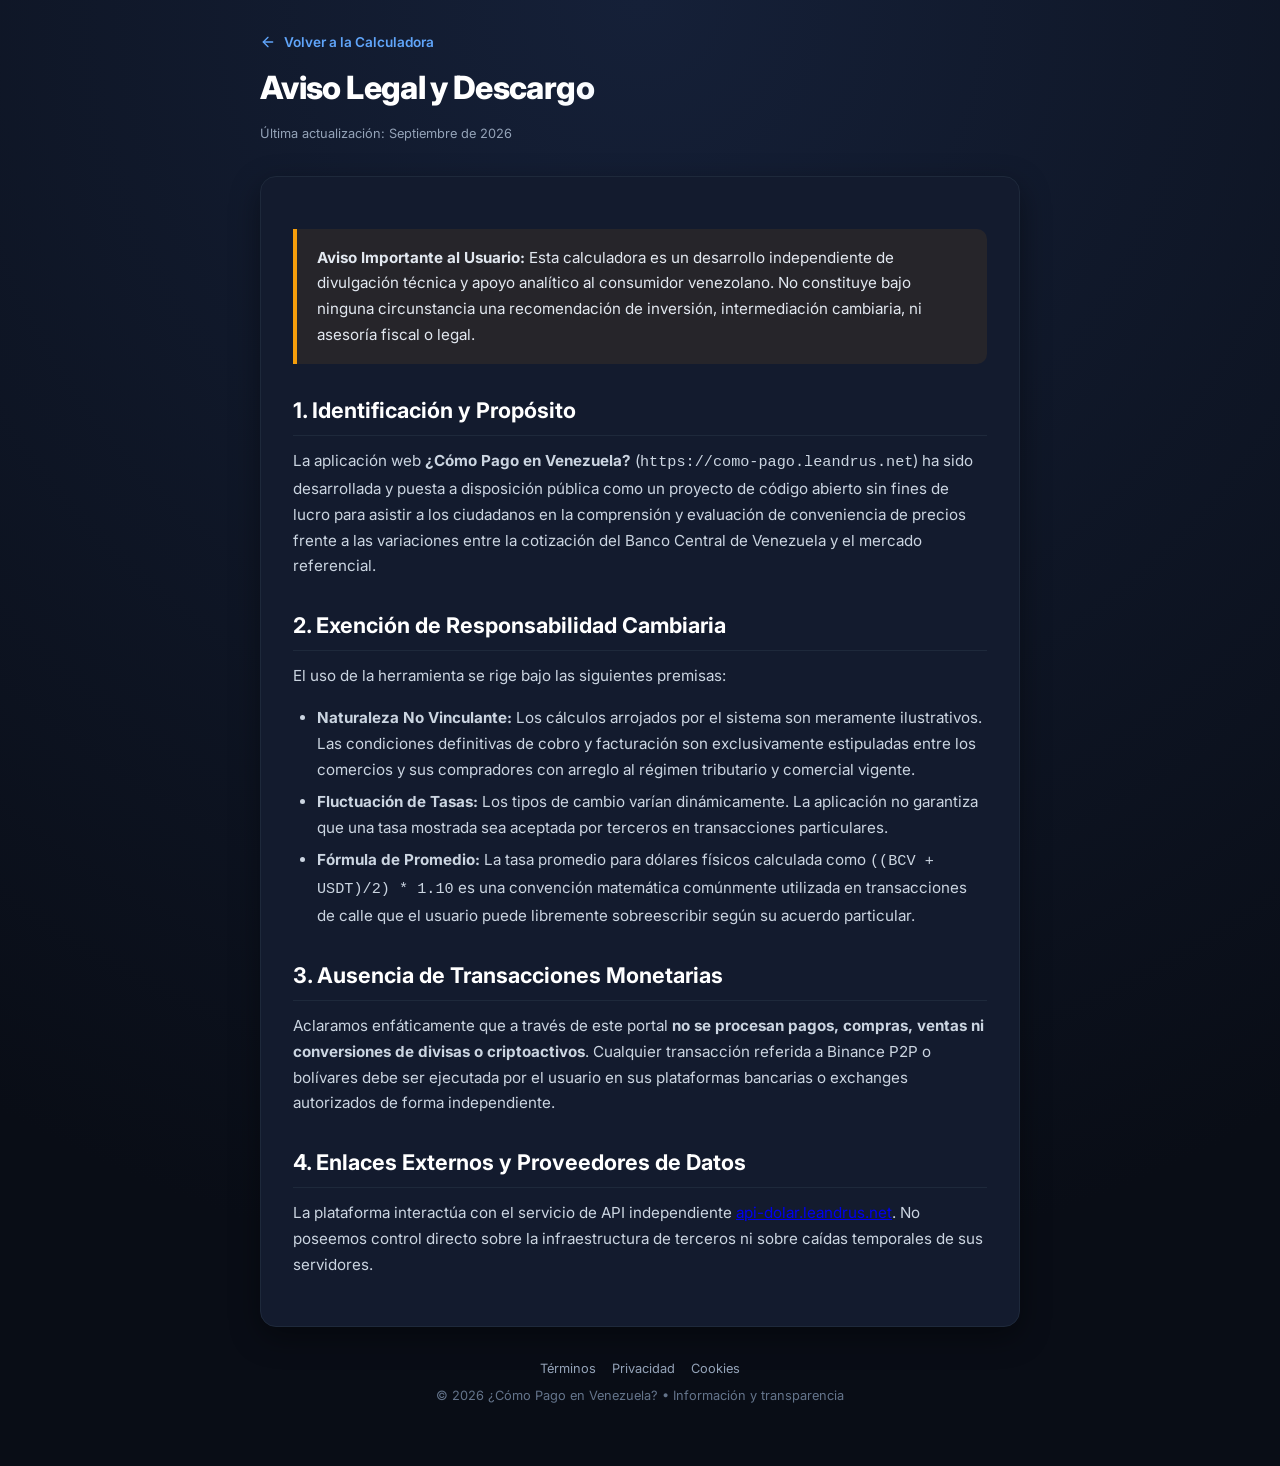
<file: legal/aviso-legal.html>
<!DOCTYPE html>
<html lang="es">
<head>
  <meta charset="UTF-8">
  <meta name="viewport" content="width=device-width, initial-scale=1.0">
  <title>Aviso Legal y Descargo de Responsabilidad | ¿Cómo Pago en Venezuela?</title>
  <meta name="description" content="Aviso legal y descargo de responsabilidad financiera para la plataforma ¿Cómo Pago en Venezuela?">
  <link rel="canonical" href="https://como-pago.leandrus.net/legal/aviso-legal.html">
  <link rel="icon" type="image/png" href="../icons/favicon.png">
  <link href="https://fonts.googleapis.com/css2?family=Inter:wght@400;600;700;800&display=swap" rel="stylesheet">
  <link rel="stylesheet" href="../css/main.css?v=1.2.0">
  <link rel="stylesheet" href="../css/legal.css?v=1.2.0">
</head>
<body class="legal-page">
  <div class="legal-container">
    <header class="legal-header">
      <a href="../index.html" class="legal-back-link">
        <svg xmlns="http://www.w3.org/2000/svg" width="16" height="16" viewBox="0 0 24 24" fill="none" stroke="currentColor" stroke-width="2" stroke-linecap="round" stroke-linejoin="round">
          <line x1="19" y1="12" x2="5" y2="12"></line>
          <polyline points="12 19 5 12 12 5"></polyline>
        </svg>
        Volver a la Calculadora
      </a>
      <h1 class="legal-title">Aviso Legal y Descargo</h1>
      <p class="legal-meta">Última actualización: Septiembre de 2026</p>
    </header>

    <main class="legal-content">
      <div class="legal-callout warning">
        <strong>Aviso Importante al Usuario:</strong> Esta calculadora es un desarrollo independiente de divulgación técnica y apoyo analítico al consumidor venezolano. No constituye bajo ninguna circunstancia una recomendación de inversión, intermediación cambiaria, ni asesoría fiscal o legal.
      </div>

      <h2>1. Identificación y Propósito</h2>
      <p>La aplicación web <strong>¿Cómo Pago en Venezuela?</strong> (<code>https://como-pago.leandrus.net</code>) ha sido desarrollada y puesta a disposición pública como un proyecto de código abierto sin fines de lucro para asistir a los ciudadanos en la comprensión y evaluación de conveniencia de precios frente a las variaciones entre la cotización del Banco Central de Venezuela y el mercado referencial.</p>

      <h2>2. Exención de Responsabilidad Cambiaria</h2>
      <p>El uso de la herramienta se rige bajo las siguientes premisas:</p>
      <ul>
        <li><strong>Naturaleza No Vinculante:</strong> Los cálculos arrojados por el sistema son meramente ilustrativos. Las condiciones definitivas de cobro y facturación son exclusivamente estipuladas entre los comercios y sus compradores con arreglo al régimen tributario y comercial vigente.</li>
        <li><strong>Fluctuación de Tasas:</strong> Los tipos de cambio varían dinámicamente. La aplicación no garantiza que una tasa mostrada sea aceptada por terceros en transacciones particulares.</li>
        <li><strong>Fórmula de Promedio:</strong> La tasa promedio para dólares físicos calculada como <code>((BCV + USDT)/2) * 1.10</code> es una convención matemática comúnmente utilizada en transacciones de calle que el usuario puede libremente sobreescribir según su acuerdo particular.</li>
      </ul>

      <h2>3. Ausencia de Transacciones Monetarias</h2>
      <p>Aclaramos enfáticamente que a través de este portal <strong>no se procesan pagos, compras, ventas ni conversiones de divisas o criptoactivos</strong>. Cualquier transacción referida a Binance P2P o bolívares debe ser ejecutada por el usuario en sus plataformas bancarias o exchanges autorizados de forma independiente.</p>

      <h2>4. Enlaces Externos y Proveedores de Datos</h2>
      <p>La plataforma interactúa con el servicio de API independiente <a href="https://api-dolar.leandrus.net" target="_blank" rel="noopener">api-dolar.leandrus.net</a>. No poseemos control directo sobre la infraestructura de terceros ni sobre caídas temporales de sus servidores.</p>
    </main>

    <footer class="legal-footer">
      <div class="legal-footer-links">
        <a href="terminos.html">Términos</a>
        <a href="privacidad.html">Privacidad</a>
        <a href="cookies.html">Cookies</a>
      </div>
      <p>&copy; 2026 ¿Cómo Pago en Venezuela? • Información y transparencia</p>
    </footer>
  </div>
</body>
</html>
</file>
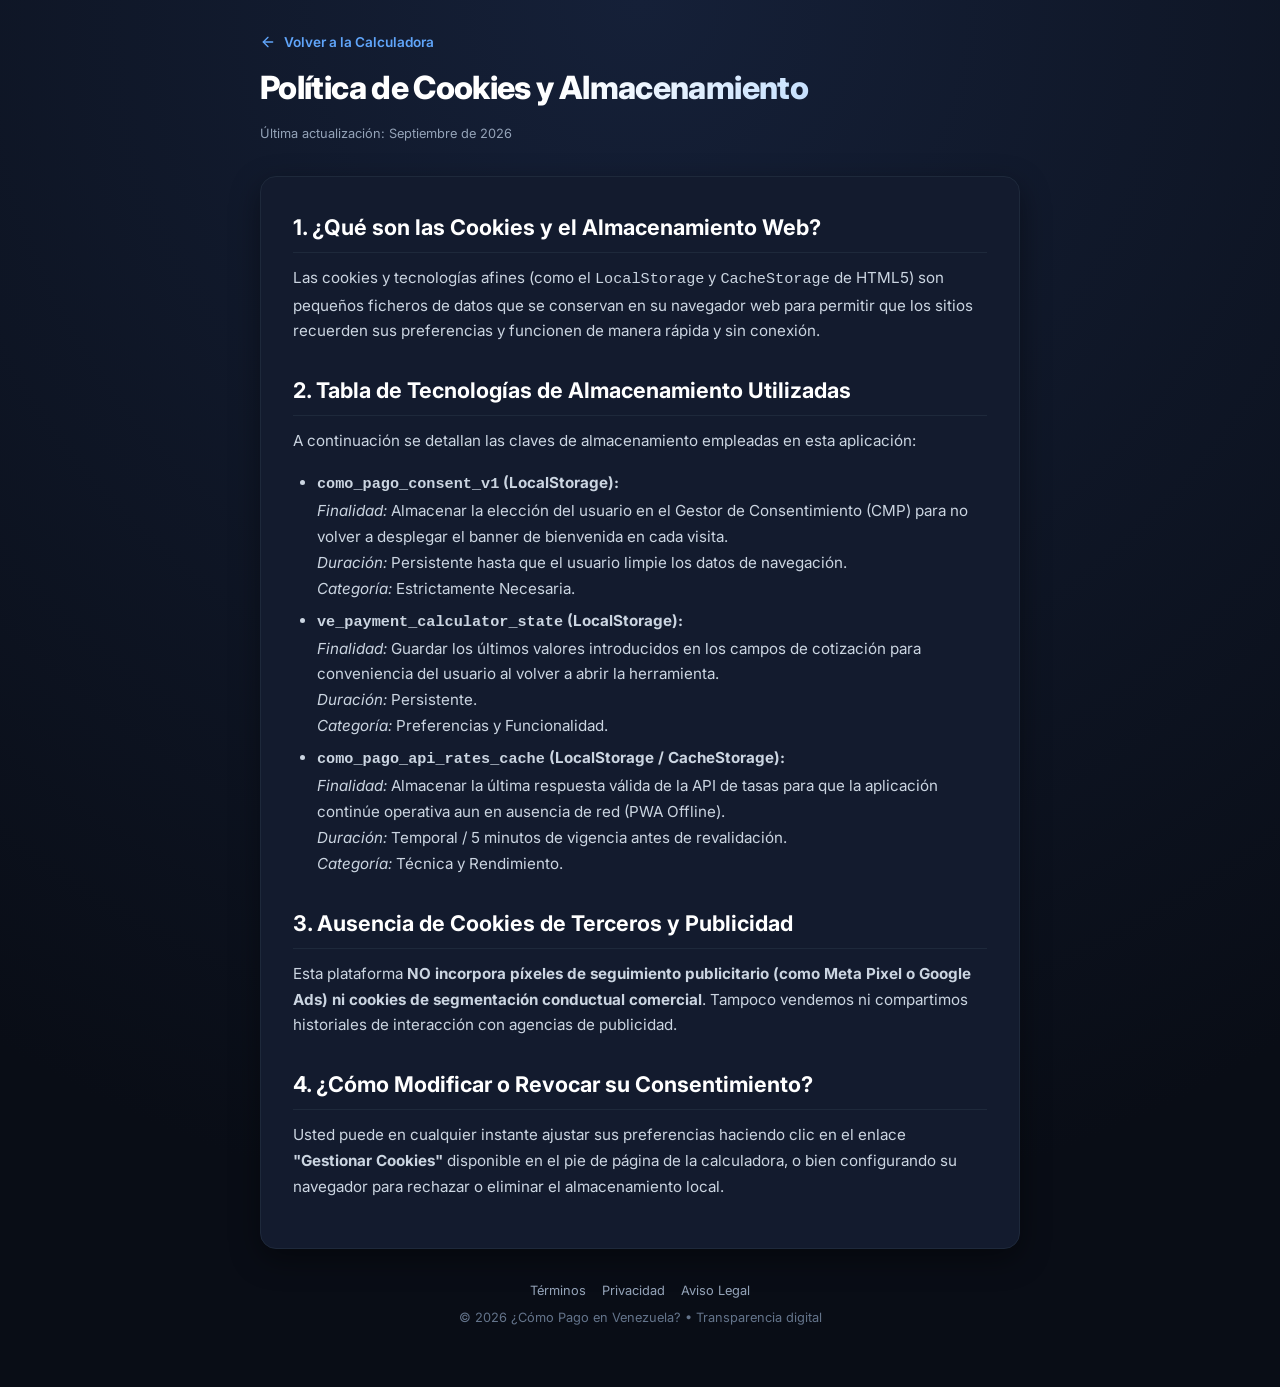
<file: legal/cookies.html>
<!DOCTYPE html>
<html lang="es">
<head>
  <meta charset="UTF-8">
  <meta name="viewport" content="width=device-width, initial-scale=1.0">
  <title>Política de Cookies y Almacenamiento Local | ¿Cómo Pago en Venezuela?</title>
  <meta name="description" content="Información transparente sobre el uso de cookies y almacenamiento web local en ¿Cómo Pago en Venezuela?">
  <link rel="canonical" href="https://como-pago.leandrus.net/legal/cookies.html">
  <link rel="icon" type="image/png" href="../icons/favicon.png">
  <link href="https://fonts.googleapis.com/css2?family=Inter:wght@400;600;700;800&display=swap" rel="stylesheet">
  <link rel="stylesheet" href="../css/main.css?v=1.2.0">
  <link rel="stylesheet" href="../css/legal.css?v=1.2.0">
</head>
<body class="legal-page">
  <div class="legal-container">
    <header class="legal-header">
      <a href="../index.html" class="legal-back-link">
        <svg xmlns="http://www.w3.org/2000/svg" width="16" height="16" viewBox="0 0 24 24" fill="none" stroke="currentColor" stroke-width="2" stroke-linecap="round" stroke-linejoin="round">
          <line x1="19" y1="12" x2="5" y2="12"></line>
          <polyline points="12 19 5 12 12 5"></polyline>
        </svg>
        Volver a la Calculadora
      </a>
      <h1 class="legal-title">Política de Cookies y Almacenamiento</h1>
      <p class="legal-meta">Última actualización: Septiembre de 2026</p>
    </header>

    <main class="legal-content">
      <h2>1. ¿Qué son las Cookies y el Almacenamiento Web?</h2>
      <p>Las cookies y tecnologías afines (como el <code>LocalStorage</code> y <code>CacheStorage</code> de HTML5) son pequeños ficheros de datos que se conservan en su navegador web para permitir que los sitios recuerden sus preferencias y funcionen de manera rápida y sin conexión.</p>

      <h2>2. Tabla de Tecnologías de Almacenamiento Utilizadas</h2>
      <p>A continuación se detallan las claves de almacenamiento empleadas en esta aplicación:</p>

      <ul>
        <li>
          <strong><code>como_pago_consent_v1</code> (LocalStorage):</strong>
          <br><em>Finalidad:</em> Almacenar la elección del usuario en el Gestor de Consentimiento (CMP) para no volver a desplegar el banner de bienvenida en cada visita.
          <br><em>Duración:</em> Persistente hasta que el usuario limpie los datos de navegación.
          <br><em>Categoría:</em> Estrictamente Necesaria.
        </li>
        <li>
          <strong><code>ve_payment_calculator_state</code> (LocalStorage):</strong>
          <br><em>Finalidad:</em> Guardar los últimos valores introducidos en los campos de cotización para conveniencia del usuario al volver a abrir la herramienta.
          <br><em>Duración:</em> Persistente.
          <br><em>Categoría:</em> Preferencias y Funcionalidad.
        </li>
        <li>
          <strong><code>como_pago_api_rates_cache</code> (LocalStorage / CacheStorage):</strong>
          <br><em>Finalidad:</em> Almacenar la última respuesta válida de la API de tasas para que la aplicación continúe operativa aun en ausencia de red (PWA Offline).
          <br><em>Duración:</em> Temporal / 5 minutos de vigencia antes de revalidación.
          <br><em>Categoría:</em> Técnica y Rendimiento.
        </li>
      </ul>

      <h2>3. Ausencia de Cookies de Terceros y Publicidad</h2>
      <p>Esta plataforma <strong>NO incorpora píxeles de seguimiento publicitario (como Meta Pixel o Google Ads) ni cookies de segmentación conductual comercial</strong>. Tampoco vendemos ni compartimos historiales de interacción con agencias de publicidad.</p>

      <h2>4. ¿Cómo Modificar o Revocar su Consentimiento?</h2>
      <p>Usted puede en cualquier instante ajustar sus preferencias haciendo clic en el enlace <strong>"Gestionar Cookies"</strong> disponible en el pie de página de la calculadora, o bien configurando su navegador para rechazar o eliminar el almacenamiento local.</p>
    </main>

    <footer class="legal-footer">
      <div class="legal-footer-links">
        <a href="terminos.html">Términos</a>
        <a href="privacidad.html">Privacidad</a>
        <a href="aviso-legal.html">Aviso Legal</a>
      </div>
      <p>&copy; 2026 ¿Cómo Pago en Venezuela? • Transparencia digital</p>
    </footer>
  </div>
</body>
</html>
</file>
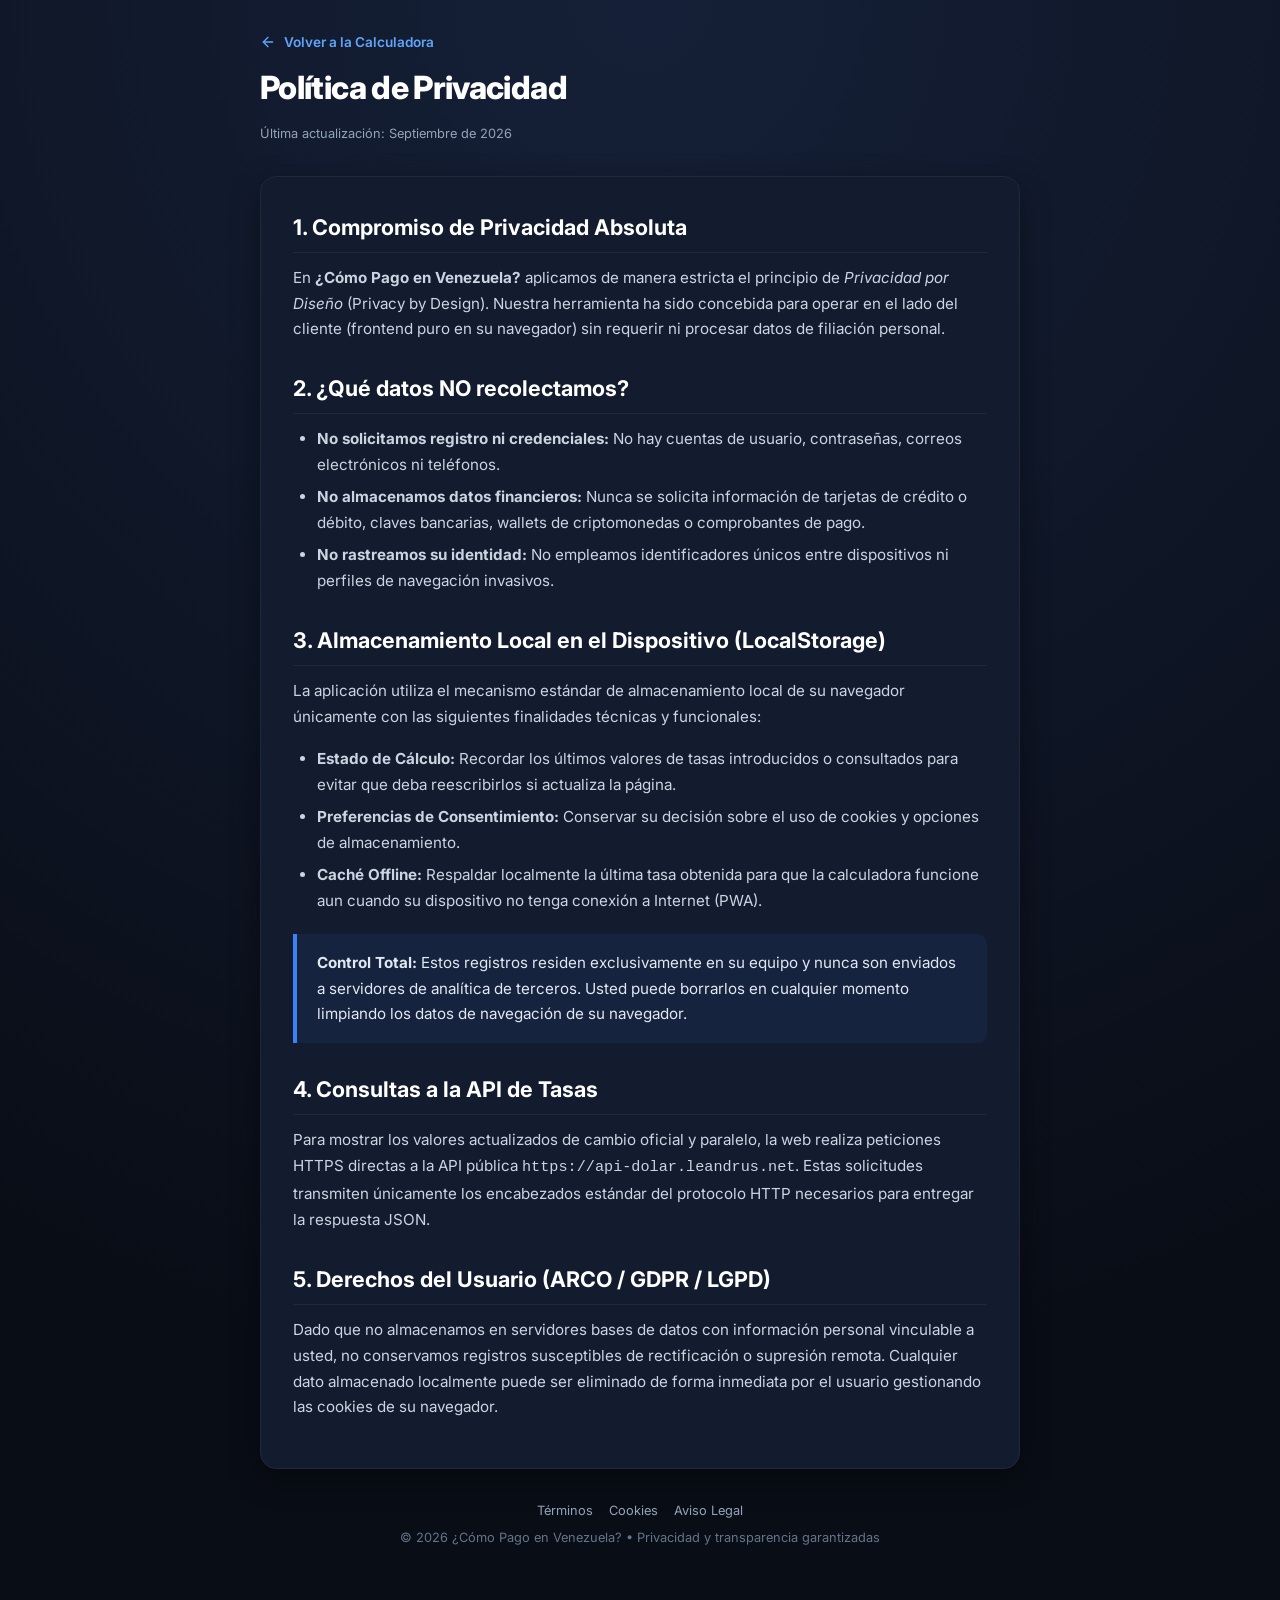
<file: legal/privacidad.html>
<!DOCTYPE html>
<html lang="es">
<head>
  <meta charset="UTF-8">
  <meta name="viewport" content="width=device-width, initial-scale=1.0">
  <title>Política de Privacidad | ¿Cómo Pago en Venezuela?</title>
  <meta name="description" content="Política de privacidad y protección de datos personales de la aplicación ¿Cómo Pago en Venezuela?">
  <link rel="canonical" href="https://como-pago.leandrus.net/legal/privacidad.html">
  <link rel="icon" type="image/png" href="../icons/favicon.png">
  <link href="https://fonts.googleapis.com/css2?family=Inter:wght@400;600;700;800&display=swap" rel="stylesheet">
  <link rel="stylesheet" href="../css/main.css?v=1.2.0">
  <link rel="stylesheet" href="../css/legal.css?v=1.2.0">
</head>
<body class="legal-page">
  <div class="legal-container">
    <header class="legal-header">
      <a href="../index.html" class="legal-back-link">
        <svg xmlns="http://www.w3.org/2000/svg" width="16" height="16" viewBox="0 0 24 24" fill="none" stroke="currentColor" stroke-width="2" stroke-linecap="round" stroke-linejoin="round">
          <line x1="19" y1="12" x2="5" y2="12"></line>
          <polyline points="12 19 5 12 12 5"></polyline>
        </svg>
        Volver a la Calculadora
      </a>
      <h1 class="legal-title">Política de Privacidad</h1>
      <p class="legal-meta">Última actualización: Septiembre de 2026</p>
    </header>

    <main class="legal-content">
      <h2>1. Compromiso de Privacidad Absoluta</h2>
      <p>En <strong>¿Cómo Pago en Venezuela?</strong> aplicamos de manera estricta el principio de <em>Privacidad por Diseño</em> (Privacy by Design). Nuestra herramienta ha sido concebida para operar en el lado del cliente (frontend puro en su navegador) sin requerir ni procesar datos de filiación personal.</p>

      <h2>2. ¿Qué datos NO recolectamos?</h2>
      <ul>
        <li><strong>No solicitamos registro ni credenciales:</strong> No hay cuentas de usuario, contraseñas, correos electrónicos ni teléfonos.</li>
        <li><strong>No almacenamos datos financieros:</strong> Nunca se solicita información de tarjetas de crédito o débito, claves bancarias, wallets de criptomonedas o comprobantes de pago.</li>
        <li><strong>No rastreamos su identidad:</strong> No empleamos identificadores únicos entre dispositivos ni perfiles de navegación invasivos.</li>
      </ul>

      <h2>3. Almacenamiento Local en el Dispositivo (LocalStorage)</h2>
      <p>La aplicación utiliza el mecanismo estándar de almacenamiento local de su navegador únicamente con las siguientes finalidades técnicas y funcionales:</p>
      <ul>
        <li><strong>Estado de Cálculo:</strong> Recordar los últimos valores de tasas introducidos o consultados para evitar que deba reescribirlos si actualiza la página.</li>
        <li><strong>Preferencias de Consentimiento:</strong> Conservar su decisión sobre el uso de cookies y opciones de almacenamiento.</li>
        <li><strong>Caché Offline:</strong> Respaldar localmente la última tasa obtenida para que la calculadora funcione aun cuando su dispositivo no tenga conexión a Internet (PWA).</li>
      </ul>

      <div class="legal-callout">
        <strong>Control Total:</strong> Estos registros residen exclusivamente en su equipo y nunca son enviados a servidores de analítica de terceros. Usted puede borrarlos en cualquier momento limpiando los datos de navegación de su navegador.
      </div>

      <h2>4. Consultas a la API de Tasas</h2>
      <p>Para mostrar los valores actualizados de cambio oficial y paralelo, la web realiza peticiones HTTPS directas a la API pública <code>https://api-dolar.leandrus.net</code>. Estas solicitudes transmiten únicamente los encabezados estándar del protocolo HTTP necesarios para entregar la respuesta JSON.</p>

      <h2>5. Derechos del Usuario (ARCO / GDPR / LGPD)</h2>
      <p>Dado que no almacenamos en servidores bases de datos con información personal vinculable a usted, no conservamos registros susceptibles de rectificación o supresión remota. Cualquier dato almacenado localmente puede ser eliminado de forma inmediata por el usuario gestionando las cookies de su navegador.</p>
    </main>

    <footer class="legal-footer">
      <div class="legal-footer-links">
        <a href="terminos.html">Términos</a>
        <a href="cookies.html">Cookies</a>
        <a href="aviso-legal.html">Aviso Legal</a>
      </div>
      <p>&copy; 2026 ¿Cómo Pago en Venezuela? • Privacidad y transparencia garantizadas</p>
    </footer>
  </div>
</body>
</html>
</file>
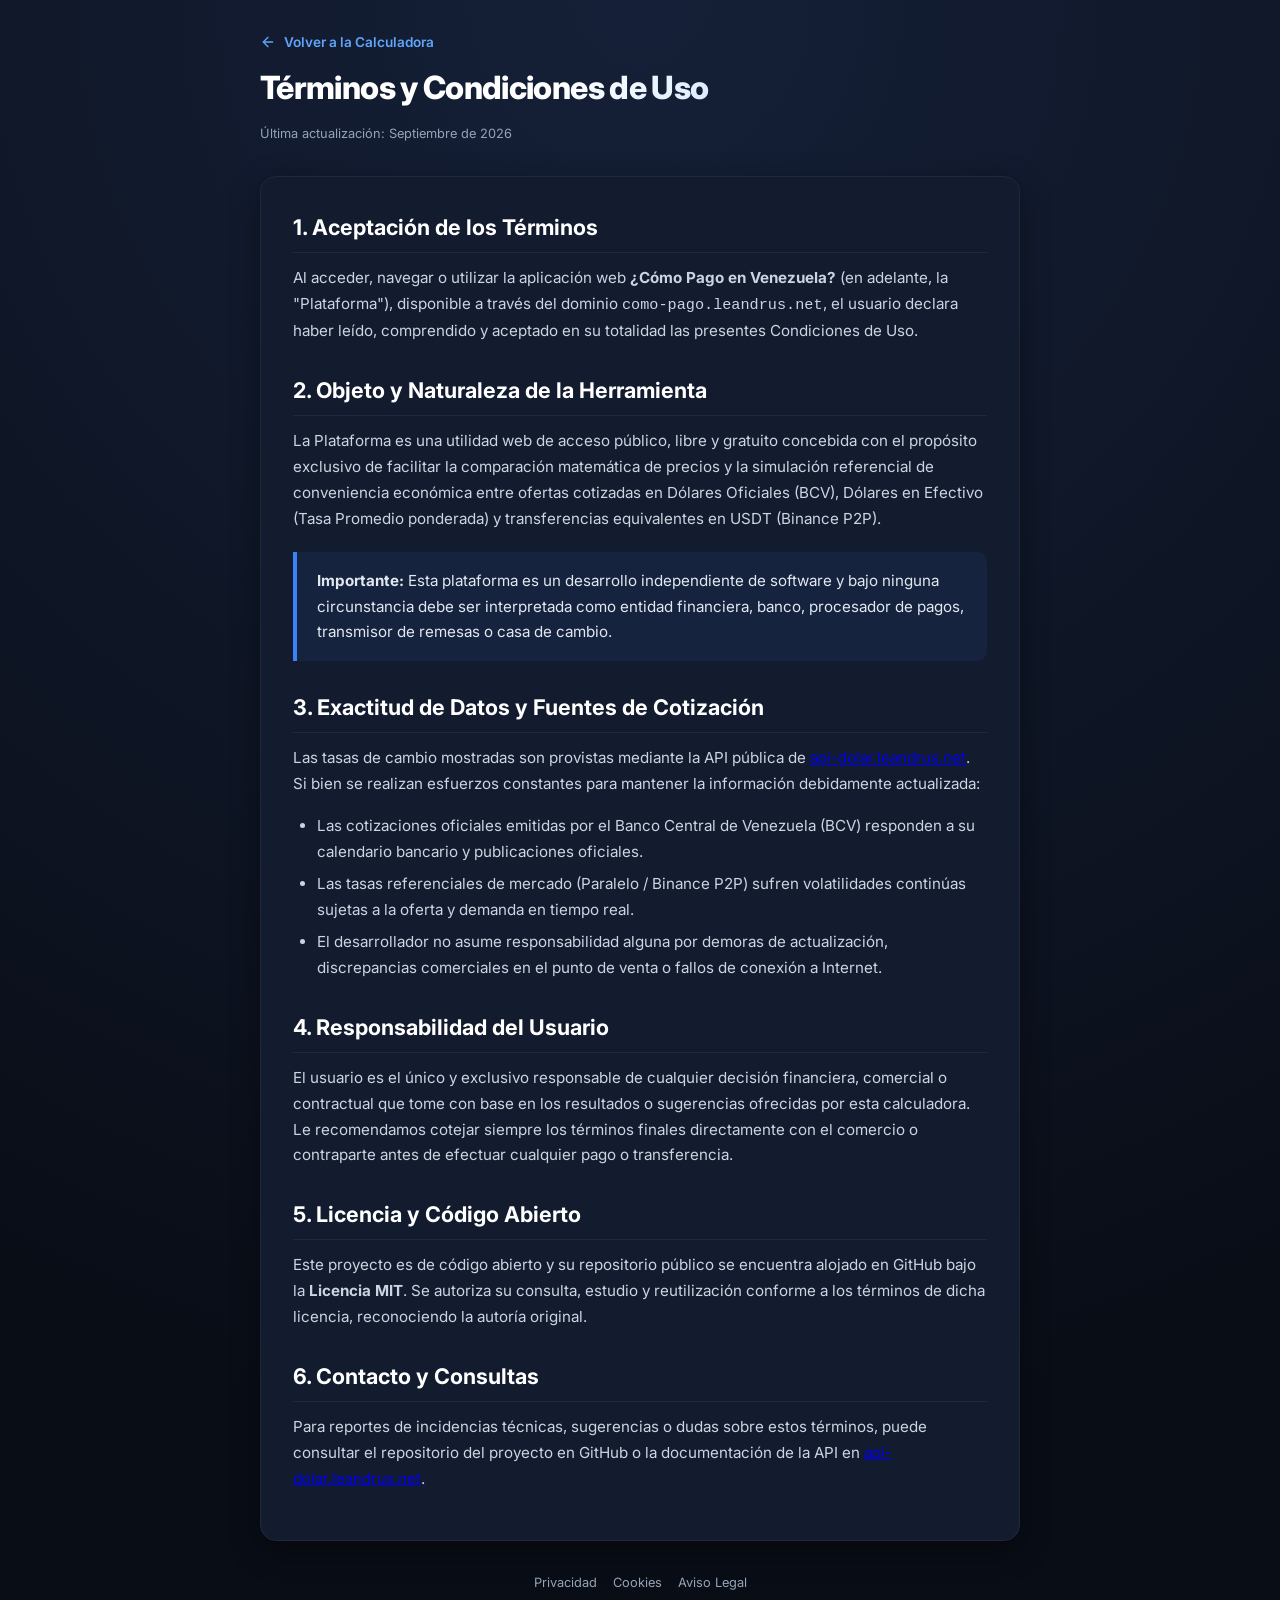
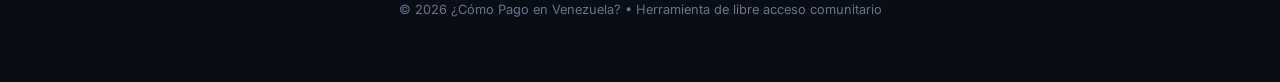
<file: legal/terminos.html>
<!DOCTYPE html>
<html lang="es">
<head>
  <meta charset="UTF-8">
  <meta name="viewport" content="width=device-width, initial-scale=1.0">
  <title>Términos y Condiciones de Uso | ¿Cómo Pago en Venezuela?</title>
  <meta name="description" content="Términos y condiciones de uso de la calculadora y comparador financiero de tasas ¿Cómo Pago en Venezuela?">
  <link rel="canonical" href="https://como-pago.leandrus.net/legal/terminos.html">
  <link rel="icon" type="image/png" href="../icons/favicon.png">
  <link href="https://fonts.googleapis.com/css2?family=Inter:wght@400;600;700;800&display=swap" rel="stylesheet">
  <link rel="stylesheet" href="../css/main.css?v=1.2.0">
  <link rel="stylesheet" href="../css/legal.css?v=1.2.0">
</head>
<body class="legal-page">
  <div class="legal-container">
    <header class="legal-header">
      <a href="../index.html" class="legal-back-link">
        <svg xmlns="http://www.w3.org/2000/svg" width="16" height="16" viewBox="0 0 24 24" fill="none" stroke="currentColor" stroke-width="2" stroke-linecap="round" stroke-linejoin="round">
          <line x1="19" y1="12" x2="5" y2="12"></line>
          <polyline points="12 19 5 12 12 5"></polyline>
        </svg>
        Volver a la Calculadora
      </a>
      <h1 class="legal-title">Términos y Condiciones de Uso</h1>
      <p class="legal-meta">Última actualización: Septiembre de 2026</p>
    </header>

    <main class="legal-content">
      <h2>1. Aceptación de los Términos</h2>
      <p>Al acceder, navegar o utilizar la aplicación web <strong>¿Cómo Pago en Venezuela?</strong> (en adelante, la "Plataforma"), disponible a través del dominio <code>como-pago.leandrus.net</code>, el usuario declara haber leído, comprendido y aceptado en su totalidad las presentes Condiciones de Uso.</p>

      <h2>2. Objeto y Naturaleza de la Herramienta</h2>
      <p>La Plataforma es una utilidad web de acceso público, libre y gratuito concebida con el propósito exclusivo de facilitar la comparación matemática de precios y la simulación referencial de conveniencia económica entre ofertas cotizadas en Dólares Oficiales (BCV), Dólares en Efectivo (Tasa Promedio ponderada) y transferencias equivalentes en USDT (Binance P2P).</p>

      <div class="legal-callout">
        <strong>Importante:</strong> Esta plataforma es un desarrollo independiente de software y bajo ninguna circunstancia debe ser interpretada como entidad financiera, banco, procesador de pagos, transmisor de remesas o casa de cambio.
      </div>

      <h2>3. Exactitud de Datos y Fuentes de Cotización</h2>
      <p>Las tasas de cambio mostradas son provistas mediante la API pública de <a href="https://api-dolar.leandrus.net" target="_blank" rel="noopener">api-dolar.leandrus.net</a>. Si bien se realizan esfuerzos constantes para mantener la información debidamente actualizada:</p>
      <ul>
        <li>Las cotizaciones oficiales emitidas por el Banco Central de Venezuela (BCV) responden a su calendario bancario y publicaciones oficiales.</li>
        <li>Las tasas referenciales de mercado (Paralelo / Binance P2P) sufren volatilidades continúas sujetas a la oferta y demanda en tiempo real.</li>
        <li>El desarrollador no asume responsabilidad alguna por demoras de actualización, discrepancias comerciales en el punto de venta o fallos de conexión a Internet.</li>
      </ul>

      <h2>4. Responsabilidad del Usuario</h2>
      <p>El usuario es el único y exclusivo responsable de cualquier decisión financiera, comercial o contractual que tome con base en los resultados o sugerencias ofrecidas por esta calculadora. Le recomendamos cotejar siempre los términos finales directamente con el comercio o contraparte antes de efectuar cualquier pago o transferencia.</p>

      <h2>5. Licencia y Código Abierto</h2>
      <p>Este proyecto es de código abierto y su repositorio público se encuentra alojado en GitHub bajo la <strong>Licencia MIT</strong>. Se autoriza su consulta, estudio y reutilización conforme a los términos de dicha licencia, reconociendo la autoría original.</p>

      <h2>6. Contacto y Consultas</h2>
      <p>Para reportes de incidencias técnicas, sugerencias o dudas sobre estos términos, puede consultar el repositorio del proyecto en GitHub o la documentación de la API en <a href="https://api-dolar.leandrus.net" target="_blank" rel="noopener">api-dolar.leandrus.net</a>.</p>
    </main>

    <footer class="legal-footer">
      <div class="legal-footer-links">
        <a href="privacidad.html">Privacidad</a>
        <a href="cookies.html">Cookies</a>
        <a href="aviso-legal.html">Aviso Legal</a>
      </div>
      <p>&copy; 2026 ¿Cómo Pago en Venezuela? • Herramienta de libre acceso comunitario</p>
    </footer>
  </div>
</body>
</html>
</file>
<file: css/main.css>
/**
 * ¿Cómo Pago en Venezuela?
 * Estilos Principales (Vanilla CSS Moderno)
 * https://como-pago.leandrus.net
 */

:root {
  /* Paleta de Colores Primarios & Fondos */
  --bg-main: #090d16;
  --bg-card: #131b2e;
  --bg-card-hover: #18223a;
  --bg-card-accent: rgba(30, 41, 59, 0.7);
  --bg-input: #0b1120;
  --bg-input-readonly: #172033;

  /* Bordes & Sombras */
  --border-subtle: #1e293b;
  --border-strong: #334155;
  --border-focus: #3b82f6;
  --shadow-sm: 0 2px 4px rgba(0, 0, 0, 0.2);
  --shadow-md: 0 4px 12px rgba(0, 0, 0, 0.35);
  --shadow-lg: 0 10px 25px -5px rgba(0, 0, 0, 0.5);
  --shadow-glow-blue: 0 0 20px rgba(59, 130, 246, 0.25);
  --shadow-glow-green: 0 0 20px rgba(16, 185, 129, 0.2);
  --shadow-glow-yellow: 0 0 20px rgba(245, 158, 11, 0.2);

  /* Acentos de Marca y Estados */
  --color-primary: #3b82f6;
  --color-primary-hover: #2563eb;
  --color-primary-gradient: linear-gradient(135deg, #3b82f6 0%, #1d4ed8 100%);
  --color-secondary-gradient: linear-gradient(135deg, #475569 0%, #334155 100%);

  /* Tasas: Verde (BCV/Oficial) y Ámbar/Amarillo (Paralelo/USDT) */
  --color-bcv: #10b981;
  --color-bcv-bg: rgba(16, 185, 129, 0.1);
  --color-bcv-border: rgba(16, 185, 129, 0.3);

  --color-usdt: #f59e0b;
  --color-usdt-bg: rgba(245, 158, 11, 0.1);
  --color-usdt-border: rgba(245, 158, 11, 0.3);

  --color-danger: #ef4444;
  --color-warning: #f97316;
  --color-info: #38bdf8;

  /* Tipografía */
  --text-main: #f1f5f9;
  --text-muted: #94a3b8;
  --text-dim: #64748b;

  /* Radios y Espaciado */
  --radius-sm: 6px;
  --radius-md: 12px;
  --radius-lg: 16px;
  --radius-xl: 24px;
  --radius-full: 9999px;

  --transition-fast: 0.15s ease;
  --transition-normal: 0.25s ease;
}

/* Reset y Base */
*,
*::before,
*::after {
  box-sizing: border-box;
  margin: 0;
  padding: 0;
}

html {
  font-family: 'Inter', -apple-system, BlinkMacSystemFont, "Segoe UI", Roboto, Helvetica, Arial, sans-serif;
  background-color: var(--bg-main);
  color: var(--text-main);
  line-height: 1.5;
  -webkit-text-size-adjust: 100%;
  -webkit-font-smoothing: antialiased;
}

body {
  min-height: 100vh;
  min-height: 100dvh;
  display: flex;
  flex-direction: column;
  align-items: center;
  justify-content: flex-start;
  padding: 0 1rem;
  background: radial-gradient(circle at 50% 0%, #152038 0%, var(--bg-main) 70%);
  background-attachment: fixed;
  overflow-x: hidden;
}

/* Eliminar flechas en inputs de número */
input[type="number"]::-webkit-inner-spin-button,
input[type="number"]::-webkit-outer-spin-button {
  -webkit-appearance: none;
  margin: 0;
}

input[type="number"] {
  -moz-appearance: textfield;
}

/* Contenedor Principal */
.app-container {
  width: 100%;
  max-width: 480px;
  margin: 0 auto;
  display: flex;
  flex-direction: column;
}

/* Pantalla Principal Visible (100dvh) */
.app-content-wrapper {
  min-height: 100vh;
  min-height: 100dvh;
  display: flex;
  flex-direction: column;
  justify-content: flex-start;
  padding: 0.75rem 0;
  box-sizing: border-box;
  gap: 0.65rem;
}

/* Encabezado */
.app-header {
  text-align: center;
  padding: 0.15rem 0 0.35rem;
}

.header-top-bar {
  display: flex;
  align-items: center;
  justify-content: space-between;
  margin-bottom: 0.35rem;
  padding: 0 0.1rem;
}

.brand-badge {
  display: inline-flex;
  align-items: center;
  gap: 0.4rem;
  padding: 0.2rem 0.65rem;
  background: rgba(59, 130, 246, 0.12);
  border: 1px solid rgba(59, 130, 246, 0.3);
  border-radius: var(--radius-full);
  font-size: 0.72rem;
  font-weight: 600;
  color: #60a5fa;
  margin-bottom: 0;
}

.btn-header-alerts {
  -webkit-appearance: none;
  appearance: none;
  display: inline-flex;
  align-items: center;
  gap: 0.35rem;
  padding: 0.25rem 0.65rem;
  background: rgba(30, 41, 59, 0.55);
  border: 1px solid var(--border-subtle);
  border-radius: var(--radius-full);
  color: var(--text-muted);
  font-size: 0.72rem;
  font-weight: 600;
  cursor: pointer;
  transition: all var(--transition-fast);
  text-decoration: none;
  outline: none;
  box-shadow: none;
  line-height: 1;
}

.btn-header-alerts:hover {
  background: rgba(59, 130, 246, 0.15);
  border-color: rgba(59, 130, 246, 0.4);
  color: #93c5fd;
  transform: translateY(-1px);
}

.btn-header-alerts .alerts-icon {
  width: 13px;
  height: 13px;
  max-width: 13px;
  max-height: 13px;
  stroke: currentColor;
  flex-shrink: 0;
}

.alerts-badge-dot {
  width: 6px;
  height: 6px;
  border-radius: 50%;
  background: #64748b;
  display: inline-block;
  transition: background var(--transition-fast), box-shadow var(--transition-fast);
}

.alerts-badge-dot.active {
  background: var(--color-bcv);
  box-shadow: 0 0 6px var(--color-bcv);
  animation: pulse-live 2s infinite;
}

.brand-badge .status-dot {
  width: 7px;
  height: 7px;
  border-radius: 50%;
  background-color: var(--color-bcv);
  box-shadow: 0 0 8px var(--color-bcv);
  animation: pulse-live 2s infinite;
}

@keyframes pulse-live {
  0% {
    transform: scale(0.95);
    opacity: 0.8;
  }

  50% {
    transform: scale(1.15);
    opacity: 1;
  }

  100% {
    transform: scale(0.95);
    opacity: 0.8;
  }
}

.app-title {
  font-size: clamp(1.45rem, 5vw, 1.85rem);
  font-weight: 800;
  letter-spacing: -0.025em;
  background: linear-gradient(135deg, #ffffff 30%, #93c5fd 100%);
  -webkit-background-clip: text;
  -webkit-text-fill-color: transparent;
  margin-bottom: 0.45rem;
}

.app-description {
  font-size: 0.78rem;
  color: var(--text-muted);
  line-height: 1.35;
  max-width: 440px;
  margin: 0 auto;
}

/* Tarjetas (Cards) */
.card {
  background-color: var(--bg-card);
  border: 1px solid var(--border-subtle);
  border-radius: var(--radius-lg);
  padding: 1.15rem;
  box-shadow: var(--shadow-md);
  transition: border-color var(--transition-normal), box-shadow var(--transition-normal);
  position: relative;
}

.card:hover {
  border-color: var(--border-strong);
}

/* Grid de Tasas */
.rates-grid {
  display: grid;
  grid-template-columns: 1fr 1fr;
  gap: 0.75rem;
}

.rate-card {
  display: flex;
  flex-direction: column;
  justify-content: space-between;
  padding: 0.85rem;
  border-radius: var(--radius-md);
  position: relative;
  background: var(--bg-card);
  border: 1px solid var(--border-subtle);
  transition: transform var(--transition-fast), border-color var(--transition-fast);
}

.rate-card.bcv {
  border-color: var(--color-bcv-border);
  background: linear-gradient(180deg, var(--color-bcv-bg) 0%, var(--bg-card) 60%);
}

.rate-card.usdt {
  border-color: var(--color-usdt-border);
  background: linear-gradient(180deg, var(--color-usdt-bg) 0%, var(--bg-card) 60%);
}

.rate-header {
  display: flex;
  align-items: center;
  justify-content: space-between;
  margin-bottom: 0.4rem;
}

.rate-label {
  font-size: 0.7rem;
  font-weight: 700;
  letter-spacing: 0.05em;
  text-transform: uppercase;
}

.rate-label.bcv {
  color: var(--color-bcv);
}

.rate-label.usdt {
  color: var(--color-usdt);
}

.edit-icon {
  width: 14px;
  height: 14px;
  color: var(--text-dim);
  opacity: 0.6;
}

.rate-value-wrap {
  display: flex;
  align-items: baseline;
  gap: 0.25rem;
}

.currency-symbol {
  font-size: 1rem;
  font-weight: 700;
}

.currency-symbol.bcv {
  color: var(--color-bcv);
}

.currency-symbol.usdt {
  color: var(--color-usdt);
}

.rate-input {
  width: 100%;
  font-size: 1.25rem;
  font-weight: 800;
  border: 1px dashed transparent;
  background: transparent;
  padding: 0.15rem 0.25rem;
  border-radius: var(--radius-sm);
  outline: none;
  font-family: inherit;
  transition: all var(--transition-fast);
}

.rate-input:hover {
  border-color: var(--border-strong);
  background: rgba(255, 255, 255, 0.03);
}

.rate-input:focus {
  border-color: var(--color-primary);
  border-style: solid;
  background: var(--bg-input);
  box-shadow: 0 0 0 2px rgba(59, 130, 246, 0.25);
}

.rate-input.bcv {
  color: var(--color-bcv);
}

.rate-input.usdt {
  color: var(--color-usdt);
}

/* Loader Spinner */
.rate-loader {
  position: absolute;
  top: 0.75rem;
  right: 0.75rem;
  width: 12px;
  height: 12px;
  border: 2px solid var(--color-primary);
  border-top-color: transparent;
  border-radius: 50%;
  opacity: 0;
  pointer-events: none;
  transition: opacity var(--transition-fast);
}

.rate-loader.active {
  opacity: 1;
  animation: spin 0.8s linear infinite;
}

@keyframes spin {
  to {
    transform: rotate(360deg);
  }
}

/* Botón de Guía en el Encabezado */
.btn-header-guide {
  -webkit-appearance: none;
  appearance: none;
  display: inline-flex;
  align-items: center;
  gap: 0.35rem;
  padding: 0.25rem 0.65rem;
  background: rgba(30, 41, 59, 0.55);
  border: 1px solid var(--border-subtle);
  border-radius: var(--radius-full);
  color: #93c5fd;
  font-size: 0.72rem;
  font-weight: 600;
  cursor: pointer;
  transition: all var(--transition-fast);
  text-decoration: none;
  outline: none;
  box-shadow: none;
  line-height: 1;
}

.btn-header-guide:hover {
  background: rgba(59, 130, 246, 0.15);
  border-color: rgba(59, 130, 246, 0.4);
  color: #bfdbfe;
  transform: translateY(-1px);
}

.guide-btn-icon {
  color: #60a5fa;
  flex-shrink: 0;
}

/* Modal de Guía y Casos de Uso */
.guide-modal-dialog {
  max-width: 680px;
}

.guide-modal-header-title {
  display: flex;
  align-items: center;
  gap: 0.75rem;
}

.guide-header-icon-wrap {
  width: 36px;
  height: 36px;
  border-radius: 50%;
  background: rgba(59, 130, 246, 0.15);
  border: 1px solid rgba(59, 130, 246, 0.3);
  display: flex;
  align-items: center;
  justify-content: center;
  color: #60a5fa;
  flex-shrink: 0;
}

.guide-modal-body {
  display: flex;
  flex-direction: column;
  gap: 1.2rem;
  padding: 1.25rem 1.25rem 3rem;
}

.guide-highlight-card {
  background: linear-gradient(135deg, rgba(30, 58, 138, 0.3) 0%, rgba(15, 23, 42, 0.6) 100%);
  border: 1px solid rgba(59, 130, 246, 0.3);
  border-radius: var(--radius-md);
  padding: 1rem 1.15rem;
}

.guide-highlight-badge {
  display: inline-block;
  font-size: 0.72rem;
  font-weight: 700;
  text-transform: uppercase;
  letter-spacing: 0.04em;
  color: #93c5fd;
  margin-bottom: 0.45rem;
}

.guide-highlight-text {
  font-size: 0.84rem;
  color: #e2e8f0;
  line-height: 1.55;
  margin: 0;
}

.guide-section-title {
  font-size: 0.95rem;
  font-weight: 700;
  color: #ffffff;
  margin: 0.25rem 0 0;
  display: flex;
  align-items: center;
  gap: 0.5rem;
}

.guide-section-title::after {
  content: "";
  flex: 1;
  height: 1px;
  background: var(--border-subtle);
}

.guide-pillars-grid {
  display: grid;
  grid-template-columns: 1fr;
  gap: 0.75rem;
}

@media (min-width: 640px) {
  .guide-pillars-grid {
    grid-template-columns: repeat(3, 1fr);
  }
}

.guide-pillar-card {
  background: rgba(19, 27, 46, 0.6);
  border: 1px solid var(--border-subtle);
  border-radius: var(--radius-md);
  padding: 0.85rem;
  display: flex;
  flex-direction: column;
  gap: 0.45rem;
}

.guide-pillar-icon {
  font-size: 1.35rem;
  line-height: 1;
}

.guide-pillar-body strong {
  display: block;
  font-size: 0.82rem;
  color: #ffffff;
  margin-bottom: 0.25rem;
}

.guide-pillar-body p {
  font-size: 0.75rem;
  color: var(--text-muted);
  line-height: 1.45;
  margin: 0;
}

.guide-cases-list {
  display: flex;
  flex-direction: column;
  gap: 0.85rem;
}

.guide-case-card {
  background: rgba(15, 23, 42, 0.7);
  border: 1px solid var(--border-subtle);
  border-radius: var(--radius-md);
  padding: 1rem;
  display: flex;
  flex-direction: column;
  gap: 0.45rem;
  transition: border-color var(--transition-fast);
}

.guide-case-card:hover {
  border-color: rgba(59, 130, 246, 0.4);
}

.guide-case-header {
  display: flex;
  align-items: center;
  gap: 0.55rem;
}

.guide-case-tag {
  font-size: 0.68rem;
  font-weight: 700;
  text-transform: uppercase;
  padding: 0.15rem 0.5rem;
  border-radius: var(--radius-full);
  background: rgba(59, 130, 246, 0.15);
  color: #60a5fa;
  border: 1px solid rgba(59, 130, 246, 0.3);
  letter-spacing: 0.03em;
}

.guide-case-title {
  font-size: 0.86rem;
  font-weight: 700;
  color: #f8fafc;
  margin: 0;
}

.guide-case-desc {
  font-size: 0.79rem;
  color: var(--text-muted);
  line-height: 1.45;
  margin: 0;
}

.guide-case-desc strong {
  color: #e2e8f0;
}

.guide-case-desc em {
  color: #cbd5e1;
  font-style: italic;
}

.guide-case-tip {
  font-size: 0.77rem;
  line-height: 1.45;
  color: #93c5fd;
  background: rgba(30, 58, 138, 0.18);
  border-left: 3px solid var(--color-primary);
  border-radius: 0 var(--radius-sm) var(--radius-sm) 0;
  padding: 0.5rem 0.75rem;
  margin-top: 0.25rem;
}

.guide-case-tip strong {
  color: #bfdbfe;
}

/* Diferencial de Tasas & Fecha de Actualización */
.rates-meta {
  display: flex;
  flex-direction: column;
  align-items: center;
  gap: 0.2rem;
  font-size: 0.85rem;
  color: var(--text-dim);
  text-align: center;
  margin-top: 0.6rem;
}

.rates-diff {
  font-weight: 500;
}

.api-timestamp {
  font-size: 0.8rem;
  color: var(--text-dim);
}

.badge-diff {
  font-weight: 700;
}

.badge-diff.red {
  color: #f87171;
}

.badge-diff.orange {
  color: #fb923c;
}

.badge-diff.green {
  color: #4ade80;
}

/* ============================================== */
/* BARRA DE CONTROL DE FECHAS (PRÓXIMO BCV / CALENDARIO / HOY) */
/* ============================================== */

.date-toolbar-container {
  display: flex;
  flex-direction: column;
  align-items: center;
  gap: 0.45rem;
  margin-top: 0.15rem;
  margin-bottom: 0.1rem;
  width: 100%;
}

.date-toolbar {
  display: flex;
  align-items: center;
  justify-content: center;
  background: rgba(19, 27, 46, 0.85);
  border: 1px solid var(--border-subtle);
  border-radius: var(--radius-full);
  padding: 0.22rem 0.35rem;
  gap: 0.25rem;
  box-shadow: var(--shadow-sm);
  backdrop-filter: blur(10px);
  -webkit-backdrop-filter: blur(10px);
  width: 100%;
  max-width: 380px;
}

.btn-date-tool {
  display: inline-flex;
  align-items: center;
  justify-content: center;
  gap: 0.35rem;
  background: transparent;
  border: 1px solid transparent;
  color: var(--text-muted);
  padding: 0.36rem 0.65rem;
  border-radius: var(--radius-full);
  font-size: 0.76rem;
  font-weight: 600;
  cursor: pointer;
  transition: all var(--transition-fast);
  white-space: nowrap;
  user-select: none;
  flex: 1;
}

.btn-date-tool:hover {
  color: var(--text-main);
  background: rgba(255, 255, 255, 0.06);
  border-color: rgba(255, 255, 255, 0.1);
}

/* Animaciones de Glow Pulsante Infinito para botón activo en Barra de Fechas */
@keyframes pulseGlowBlue {

  0%,
  100% {
    box-shadow: 0 0 6px rgba(59, 130, 246, 0.4), 0 0 14px rgba(59, 130, 246, 0.2);
    border-color: rgba(96, 165, 250, 0.65);
    background: rgba(59, 130, 246, 0.18);
  }

  50% {
    box-shadow: 0 0 16px rgba(59, 130, 246, 0.85), 0 0 28px rgba(59, 130, 246, 0.45);
    border-color: rgba(147, 197, 253, 0.95);
    background: rgba(59, 130, 246, 0.28);
  }
}

@keyframes pulseGlowGreen {

  0%,
  100% {
    box-shadow: 0 0 6px rgba(16, 185, 129, 0.4), 0 0 14px rgba(16, 185, 129, 0.2);
    border-color: rgba(52, 211, 153, 0.65);
    background: rgba(16, 185, 129, 0.18);
  }

  50% {
    box-shadow: 0 0 16px rgba(16, 185, 129, 0.85), 0 0 28px rgba(16, 185, 129, 0.45);
    border-color: rgba(110, 231, 183, 0.95);
    background: rgba(16, 185, 129, 0.28);
  }
}

@keyframes pulseGlowAmber {

  0%,
  100% {
    box-shadow: 0 0 6px rgba(245, 158, 11, 0.4), 0 0 14px rgba(245, 158, 11, 0.2);
    border-color: rgba(251, 191, 36, 0.65);
    background: rgba(245, 158, 11, 0.18);
  }

  50% {
    box-shadow: 0 0 16px rgba(245, 158, 11, 0.85), 0 0 28px rgba(245, 158, 11, 0.45);
    border-color: rgba(253, 230, 138, 0.95);
    background: rgba(245, 158, 11, 0.28);
  }
}

.btn-date-tool.active {
  color: #93c5fd;
  animation: pulseGlowBlue 2.2s infinite ease-in-out;
}

.btn-date-tool.is-next.active {
  color: #6ee7b7;
  animation: pulseGlowGreen 2.2s infinite ease-in-out;
}

.btn-date-tool.is-history.active {
  color: #fde68a;
  animation: pulseGlowAmber 2.2s infinite ease-in-out;
}

.date-tool-icon {
  width: 14px;
  height: 14px;
  flex-shrink: 0;
}

.btn-date-tool.active .date-tool-icon {
  stroke-width: 2.3;
}

.date-tool-label {
  font-size: 0.74rem;
  line-height: 1;
}

/* Envoltorio para input de calendario nativo */
.date-picker-trigger-wrap {
  position: relative;
  display: inline-flex;
  flex: 1.1;
}

.date-picker-trigger-wrap .btn-date-tool {
  width: 100%;
}

.date-picker-native-hidden {
  position: absolute;
  top: 0;
  left: 0;
  width: 100%;
  height: 100%;
  opacity: 0;
  pointer-events: none;
  cursor: pointer;
  z-index: 1;
}



/* Toast de Notificaciones Flotante */
.date-toast {
  position: fixed;
  bottom: 1.5rem;
  left: 50%;
  transform: translateX(-50%);
  width: calc(100% - 2rem);
  max-width: 440px;
  z-index: 1000;
  animation: slideUpToast 0.3s cubic-bezier(0.16, 1, 0.3, 1);
  pointer-events: auto;
}

.date-toast.hidden {
  display: none !important;
}

.date-toast-content {
  display: flex;
  align-items: flex-start;
  gap: 0.75rem;
  background: rgba(15, 23, 42, 0.96);
  border: 1px solid var(--border-strong);
  border-radius: var(--radius-lg);
  padding: 0.85rem 1rem;
  box-shadow: 0 10px 25px -5px rgba(0, 0, 0, 0.6), 0 0 15px rgba(59, 130, 246, 0.15);
  backdrop-filter: blur(12px);
  -webkit-backdrop-filter: blur(12px);
}

.date-toast.toast-success .date-toast-content {
  border-color: rgba(16, 185, 129, 0.4);
  box-shadow: 0 10px 25px -5px rgba(0, 0, 0, 0.6), 0 0 15px rgba(16, 185, 129, 0.2);
}

.date-toast.toast-warning .date-toast-content {
  border-color: rgba(245, 158, 11, 0.4);
  box-shadow: 0 10px 25px -5px rgba(0, 0, 0, 0.6), 0 0 15px rgba(245, 158, 11, 0.2);
}

.date-toast-icon-wrap {
  width: 20px;
  height: 20px;
  color: #60a5fa;
  flex-shrink: 0;
  margin-top: 0.1rem;
}

.date-toast.toast-success .date-toast-icon-wrap {
  color: #34d399;
}

.date-toast.toast-warning .date-toast-icon-wrap {
  color: #fbbf24;
}

.date-toast-icon {
  width: 100%;
  height: 100%;
}

.date-toast-body {
  flex: 1;
  min-width: 0;
}

.date-toast-title {
  font-size: 0.85rem;
  font-weight: 700;
  color: var(--text-main);
  margin-bottom: 0.2rem;
}

.date-toast-message {
  font-size: 0.78rem;
  color: var(--text-muted);
  line-height: 1.4;
  margin: 0;
}

.date-toast-close {
  background: transparent;
  border: none;
  color: var(--text-dim);
  cursor: pointer;
  padding: 0.2rem;
  display: flex;
  align-items: center;
  justify-content: center;
  border-radius: var(--radius-sm);
  transition: color var(--transition-fast);
}

.date-toast-close:hover {
  color: var(--text-main);
}

/* Filas interactivas en tabla de historial */
.recent-records-table tr.clickable-row {
  cursor: pointer;
  transition: background-color var(--transition-fast);
}

.recent-records-table tr.clickable-row:hover {
  background-color: rgba(59, 130, 246, 0.12);
}

.input-with-icon {
  position: relative;
  display: flex;
  align-items: center;
}

.input-prefix {
  position: absolute;
  left: 1rem;
  color: var(--text-muted);
  font-size: 0.95rem;
  font-weight: 700;
  pointer-events: none;
}

.input-suffix {
  position: absolute;
  right: 1rem;
  font-size: 0.85rem;
  font-weight: 700;
  pointer-events: none;
}

.input-suffix.green {
  color: var(--color-bcv);
}

.input-suffix.yellow {
  color: var(--color-usdt);
}

.input-control {
  width: 100%;
  background-color: var(--bg-input);
  border: 1px solid var(--border-strong);
  border-radius: var(--radius-md);
  color: var(--text-main);
  font-family: inherit;
  font-size: 1.15rem;
  font-weight: 700;
  padding: 0.8rem 1rem;
  transition: all var(--transition-fast);
}

.input-control:focus {
  border-color: var(--border-focus);
  outline: none;
  box-shadow: 0 0 0 3px rgba(59, 130, 246, 0.25);
}

.input-control.center {
  text-align: center;
  padding-left: 2rem;
  padding-right: 2rem;
}

/* Ofertas Comparativas */
.offers-section {
  display: flex;
  flex-direction: column;
  gap: 0.85rem;
}

.offer-group {
  display: flex;
  flex-direction: column;
  gap: 0.35rem;
}

.offer-label {
  font-size: 0.75rem;
  font-weight: 700;
  margin-left: 0.25rem;
  display: flex;
  align-items: center;
  gap: 0.3rem;
}

.offer-label.bcv {
  color: var(--color-bcv);
}

.offer-label.avg {
  color: var(--color-usdt);
}

.offer-dual-inputs {
  display: grid;
  grid-template-columns: 1fr 1fr auto;
  gap: 0.45rem;
  align-items: center;
}

.offer-dual-inputs .input-control {
  padding: 0.75rem 0.6rem;
  text-align: center;
  font-size: 1.05rem;
}

.offer-dual-inputs .input-prefix {
  left: 0.85rem;
}

.offer-dual-inputs .input-usd-bcv,
.offer-dual-inputs .input-usd-avg {
  padding-left: 1.85rem;
  padding-right: 2.35rem;
  text-align: center;
}

.offer-dual-inputs .input-usd-bcv {
  color: #34d399;
}

.offer-dual-inputs .input-usd-avg {
  color: #fcd34d;
}

.offer-dual-inputs .input-ves {
  padding-right: 3.4rem !important;
  text-align: center;
  padding-left: 0.5rem;
}

.input-suffix-actions {
  position: absolute;
  right: 0.35rem;
  display: flex;
  align-items: center;
  gap: 0.3rem;
  z-index: 2;
}

.btn-clear-val {
  display: inline-flex;
  align-items: center;
  justify-content: center;
  width: 34px;
  height: 42px;
  background: rgba(255, 255, 255, 0.04);
  border: 1px solid var(--border-subtle);
  color: var(--text-dim);
  border-radius: var(--radius-md);
  cursor: pointer;
  padding: 0;
  flex-shrink: 0;
  transition: all var(--transition-fast);
}

.btn-clear-val:hover {
  background: rgba(239, 68, 68, 0.2);
  border-color: rgba(239, 68, 68, 0.5);
  color: #fca5a5;
  transform: translateY(-1px);
}

.btn-clear-val:active {
  transform: translateY(0) scale(0.95);
}

.input-suffix-text {
  font-size: 0.82rem;
  font-weight: 700;
  pointer-events: none;
  user-select: none;
}

.input-suffix-text.green {
  color: var(--color-bcv);
}

.input-suffix-text.yellow {
  color: var(--color-usdt);
}

.btn-copy-val {
  background: rgba(255, 255, 255, 0.06);
  border: 1px solid rgba(255, 255, 255, 0.12);
  color: var(--text-dim);
  border-radius: var(--radius-sm);
  width: 24px;
  height: 24px;
  display: flex;
  align-items: center;
  justify-content: center;
  cursor: pointer;
  padding: 0;
  transition: all var(--transition-fast);
}

.btn-copy-val:hover {
  background: rgba(255, 255, 255, 0.16);
  color: #ffffff;
  border-color: rgba(255, 255, 255, 0.28);
  transform: translateY(-1px);
}

.btn-copy-val:active {
  transform: translateY(0) scale(0.94);
}

.btn-copy-val .copy-icon {
  width: 13px;
  height: 13px;
}

.btn-copy-val .check-icon {
  width: 13px;
  height: 13px;
  display: none;
  color: #34d399;
}

.btn-copy-val.copied {
  background: rgba(16, 185, 129, 0.22);
  border-color: rgba(16, 185, 129, 0.55);
  color: #34d399;
  transform: scale(1.05);
}

.btn-copy-val.copied .copy-icon {
  display: none;
}

.btn-copy-val.copied .check-icon {
  display: block;
}

.input-readonly {
  background-color: var(--bg-input-readonly) !important;
  border-color: var(--border-subtle) !important;
  color: var(--text-muted) !important;
  cursor: default !important;
}

.separator {
  border: none;
  height: 1px;
  background: var(--border-subtle);
  margin: 0.25rem 0;
}

/* Botones */
.btn {
  display: inline-flex;
  align-items: center;
  justify-content: center;
  gap: 0.5rem;
  width: 100%;
  padding: 0.95rem 1.25rem;
  border-radius: var(--radius-lg);
  font-size: 0.95rem;
  font-weight: 700;
  font-family: inherit;
  border: none;
  cursor: pointer;
  transition: transform var(--transition-fast), box-shadow var(--transition-fast), opacity var(--transition-fast);
  text-decoration: none;
  user-select: none;
  margin-top: 1rem;
}

.btn-primary {
  background: var(--color-primary-gradient);
  color: #ffffff;
  box-shadow: 0 4px 14px rgba(37, 99, 235, 0.4);
}

.btn-primary:hover {
  box-shadow: 0 6px 20px rgba(37, 99, 235, 0.6);
  transform: translateY(-1px);
}

.btn-primary:active {
  transform: translateY(1px);
  opacity: 0.9;
}

.btn-secondary {
  background: var(--color-secondary-gradient);
  color: #ffffff;
  box-shadow: var(--shadow-sm);
}

.btn-secondary:hover {
  background: linear-gradient(135deg, #64748b 0%, #475569 100%);
  transform: translateY(-1px);
}

.btn-secondary:active {
  transform: translateY(1px);
}

.btn-icon {
  width: 18px;
  height: 18px;
  flex-shrink: 0;
}

.buttons-grid {
  display: grid;
  grid-template-columns: 1fr 1fr;
  gap: 0.75rem;
}

/* Sección 2: Resultados (Tarjeta Unificada) */
.results-card {
  text-align: center;
  padding: 1.25rem 1rem;
  border-top-width: 4px;
  border-top-style: solid;
  transition: all var(--transition-normal);
  display: flex;
  flex-direction: column;
  gap: 0.5rem;
}

.results-card.border-default {
  border-top-color: var(--border-strong);
}

.results-card.border-bcv {
  border-top-color: var(--color-bcv);
  background: linear-gradient(180deg, rgba(16, 185, 129, 0.12) 0%, var(--bg-card) 60%);
  box-shadow: var(--shadow-glow-green);
}

.results-card.border-avg {
  border-top-color: var(--color-usdt);
  background: linear-gradient(180deg, rgba(245, 158, 11, 0.12) 0%, var(--bg-card) 60%);
  box-shadow: var(--shadow-glow-yellow);
}

.results-title {
  font-size: 0.85rem;
  font-weight: 700;
  color: var(--text-muted);
  text-transform: uppercase;
  letter-spacing: 0.05em;
}

.results-verdict {
  font-size: clamp(1.25rem, 4.5vw, 1.55rem);
  font-weight: 800;
  padding: 0.45rem 0.85rem;
  border-radius: var(--radius-md);
  display: inline-block;
  letter-spacing: -0.02em;
  margin: 0 auto;
}

.results-verdict.bcv-won {
  color: var(--color-bcv);
  background: rgba(16, 185, 129, 0.15);
}

.results-verdict.avg-won {
  color: #fbbf24;
  background: rgba(245, 158, 11, 0.15);
}

.results-verdict.equal {
  color: #f1f5f9;
  background: rgba(148, 163, 184, 0.15);
}

.results-details {
  font-size: 0.825rem;
  line-height: 1.45;
  color: var(--text-muted);
}

.savings-lead {
  display: block;
  font-weight: 600;
  color: #f1f5f9;
  font-size: 0.85rem;
}

.savings-highlight {
  font-size: 1.25rem;
  font-weight: 800;
  display: block;
  margin: 0.2rem 0;
}

.savings-highlight.bcv {
  color: #34d399;
}

.savings-highlight.avg {
  color: #fbbf24;
}

.savings-sub {
  font-size: 0.78rem;
  color: #94a3b8;
  display: block;
}

.results-comparison-grid {
  display: grid;
  grid-template-columns: 1fr 1fr;
  gap: 0.5rem;
  margin-top: 0.6rem;
  padding: 0.55rem 0.75rem;
  background: rgba(11, 17, 32, 0.65);
  border-radius: var(--radius-sm);
  border: 1px solid var(--border-subtle);
  font-size: 0.75rem;
  text-align: left;
}

.results-comparison-grid .res-item {
  display: flex;
  flex-direction: column;
  gap: 0.1rem;
}

.results-comparison-grid .res-item span {
  color: var(--text-dim);
  font-size: 0.68rem;
}

.results-comparison-grid .res-item strong {
  color: #f1f5f9;
  font-size: 0.85rem;
}

.results-equivalence-pill {
  display: flex;
  align-items: center;
  gap: 0.6rem;
  background: rgba(30, 41, 59, 0.5);
  border: 1px solid var(--border-strong);
  border-radius: var(--radius-md);
  padding: 0.65rem 0.85rem;
  font-size: 0.75rem;
  color: #cbd5e1;
  text-align: left;
  line-height: 1.4;
  margin-top: 0.25rem;
}

.results-equivalence-pill strong {
  color: #fbbf24;
}

.results-equivalence-pill .equiv-icon {
  font-size: 1.15rem;
  flex-shrink: 0;
}

/* Pie de Página (Bajo el pliegue de visibilidad principal) */
.app-footer {
  margin-top: 1rem;
  padding: 2.5rem 0 3.5rem;
  border-top: 1px solid var(--border-subtle);
  display: flex;
  flex-direction: column;
  align-items: center;
  gap: 0.85rem;
  text-align: center;
  width: 100%;
  flex-shrink: 0;
}

.footer-nav {
  display: flex;
  flex-wrap: wrap;
  justify-content: center;
  align-items: center;
  gap: 0.5rem 0.85rem;
  font-size: 0.75rem;
}

.footer-link {
  color: var(--text-dim);
  text-decoration: none;
  transition: color var(--transition-fast);
}

.footer-link:hover {
  color: #93c5fd;
  text-decoration: underline;
}

.footer-btn-consent {
  background: transparent;
  border: none;
  font-size: 0.75rem;
  color: var(--text-dim);
  cursor: pointer;
  font-family: inherit;
  padding: 0;
  text-decoration: underline;
  transition: color var(--transition-fast);
}

.footer-btn-consent:hover {
  color: #93c5fd;
}

.footer-meta {
  font-size: 0.7rem;
  color: var(--text-dim);
}

.footer-meta a {
  color: var(--text-muted);
  text-decoration: none;
  font-weight: 600;
}

.footer-meta a:hover {
  color: #ffffff;
}

.footer-api-badge {
  display: inline-flex;
  align-items: center;
  gap: 0.35rem;
  font-size: 0.68rem;
  color: var(--text-dim);
  margin-top: 0.25rem;
}

.footer-api-badge a {
  color: #60a5fa;
  text-decoration: none;
  font-weight: 500;
}

.footer-api-badge a:hover {
  text-decoration: underline;
}

/* Clases de Utilidad */
.hidden {
  display: none !important;
}

/* Modales en Pantalla Completa (Full Viewport) */
.modal-overlay {
  position: fixed;
  inset: 0;
  width: 100vw;
  height: 100vh;
  height: 100dvh;
  background-color: rgba(9, 13, 22, 0.9);
  backdrop-filter: blur(14px);
  -webkit-backdrop-filter: blur(14px);
  z-index: 1000;
  display: flex;
  align-items: stretch;
  justify-content: stretch;
  padding: 0;
  margin: 0;
  opacity: 0;
  pointer-events: none;
  transition: opacity var(--transition-normal);
}

.modal-overlay.active {
  opacity: 1;
  pointer-events: auto;
}

.modal-dialog {
  background: var(--bg-main);
  border: none;
  border-radius: 0;
  width: 100vw;
  max-width: 100vw;
  height: 100vh;
  height: 100dvh;
  max-height: 100vh;
  max-height: 100dvh;
  margin: 0;
  padding: 0;
  overflow: hidden;
  box-shadow: none;
  display: flex;
  flex-direction: column;
  transform: none;
  transition: opacity var(--transition-normal);
}

.modal-overlay.active .modal-dialog {
  transform: none;
}

.modal-header {
  display: flex;
  justify-content: space-between;
  align-items: center;
  padding: 0.85rem 1.25rem;
  border-bottom: 1px solid var(--border-subtle);
  position: sticky;
  top: 0;
  background: rgba(15, 23, 42, 0.96);
  backdrop-filter: blur(12px);
  -webkit-backdrop-filter: blur(12px);
  z-index: 20;
  flex-shrink: 0;
  width: 100%;
}

.modal-title {
  font-size: 1.15rem;
  font-weight: 700;
  color: #ffffff;
}

.modal-close-btn {
  background: transparent;
  border: none;
  color: var(--text-dim);
  cursor: pointer;
  padding: 0.35rem;
  display: flex;
  align-items: center;
  justify-content: center;
  border-radius: var(--radius-sm);
  transition: color var(--transition-fast), background var(--transition-fast);
}

.modal-close-btn:hover {
  color: #ffffff;
  background: var(--bg-card-hover);
}

.modal-body {
  flex: 1;
  overflow-y: auto;
  -webkit-overflow-scrolling: touch;
  padding: 1.25rem 1.25rem 3.5rem;
  font-size: 0.875rem;
  color: var(--text-muted);
  line-height: 1.6;
  width: 100%;
  max-width: 850px;
  margin: 0 auto;
  box-sizing: border-box;
}

.modal-body h3 {
  color: #ffffff;
  font-size: 1rem;
  margin: 1.25rem 0 0.5rem;
}

.modal-body h3:first-child {
  margin-top: 0;
}

.modal-body p {
  margin-bottom: 0.75rem;
}

.modal-body ul {
  padding-left: 1.25rem;
  margin-bottom: 0.75rem;
}

.modal-footer {
  padding: 0.85rem 1.25rem;
  border-top: 1px solid var(--border-subtle);
  display: flex;
  justify-content: flex-end;
  background: rgba(15, 23, 42, 0.96);
  backdrop-filter: blur(12px);
  -webkit-backdrop-filter: blur(12px);
  position: sticky;
  bottom: 0;
  z-index: 20;
  flex-shrink: 0;
  width: 100%;
}

@media (min-width: 768px) {
  .modal-header {
    padding: 1rem 2rem;
  }

  .modal-body {
    padding: 1.75rem 2rem 4rem;
  }

  .modal-footer {
    padding: 1rem 2rem;
  }
}

/* ============================================== */
/* ESTILOS DEL MÓDULO DE HISTORIAL Y GRÁFICO     */
/* ============================================== */

.history-trigger-container {
  display: flex;
  justify-content: center;
  margin: 0.25rem 0 0.6rem;
}

.btn-history-trigger {
  display: inline-flex;
  align-items: center;
  gap: 0.5rem;
  background: rgba(19, 27, 46, 0.7);
  border: 1px solid var(--border-subtle);
  color: var(--text-main);
  padding: 0.45rem 0.9rem;
  border-radius: var(--radius-full);
  font-size: 0.8rem;
  font-weight: 600;
  cursor: pointer;
  transition: all var(--transition-normal);
  backdrop-filter: blur(6px);
}

.btn-history-trigger:hover {
  background: var(--bg-card-hover);
  border-color: var(--color-primary);
  box-shadow: var(--shadow-glow-blue);
  transform: translateY(-1px);
}

.history-trigger-icon {
  width: 15px;
  height: 15px;
  color: var(--color-primary);
  flex-shrink: 0;
}

.history-badge {
  background: rgba(59, 130, 246, 0.15);
  color: #60a5fa;
  font-size: 0.68rem;
  font-weight: 700;
  padding: 0.12rem 0.45rem;
  border-radius: var(--radius-sm);
  border: 1px solid rgba(59, 130, 246, 0.25);
  letter-spacing: 0.02em;
}

/* Modal de Historial en Pantalla Completa (Full Width & Height) */
#historyModal {
  padding: 0;
  backdrop-filter: blur(14px);
  -webkit-backdrop-filter: blur(14px);
}

#historyModal .history-modal-dialog {
  width: 100vw;
  max-width: 100vw;
  height: 100vh;
  height: 100dvh;
  max-height: 100vh;
  max-height: 100dvh;
  border-radius: 0;
  border: none;
  margin: 0;
  display: flex;
  flex-direction: column;
  overflow: hidden;
  background: var(--bg-main);
  box-shadow: none;
  transform: none;
}

#historyModal.active .history-modal-dialog {
  transform: none;
}

#historyModal .modal-header {
  padding: 0.85rem 1.25rem;
  border-bottom: 1px solid var(--border-subtle);
  background: rgba(15, 23, 42, 0.96);
  backdrop-filter: blur(12px);
  position: sticky;
  top: 0;
  z-index: 20;
  flex-shrink: 0;
}

#historyModal .history-modal-header-title {
  display: flex;
  align-items: center;
  gap: 0.5rem;
}

#historyModal .history-modal-body {
  flex: 1;
  overflow-y: auto;
  max-width: 1050px;
  width: 100%;
  margin: 0 auto;
  padding: 1.25rem 1.25rem 3.5rem;
  box-sizing: border-box;
  display: flex;
  flex-direction: column;
  gap: 1.15rem;
}

@media (min-width: 768px) {
  #historyModal .modal-header {
    padding: 1rem 2rem;
  }

  #historyModal .history-modal-body {
    padding: 1.75rem 2rem 4rem;
  }
}

/* Selector de Períodos */
.period-selector-wrap {
  display: flex;
  justify-content: center;
}

.period-selector {
  display: inline-flex;
  background: var(--bg-input);
  border: 1px solid var(--border-subtle);
  border-radius: var(--radius-full);
  padding: 3px;
  gap: 4px;
}

.period-tab {
  background: transparent;
  border: none;
  color: var(--text-muted);
  font-size: 0.78rem;
  font-weight: 600;
  padding: 0.35rem 0.85rem;
  border-radius: var(--radius-full);
  cursor: pointer;
  transition: all var(--transition-fast);
  font-family: inherit;
}

.period-tab:hover {
  color: #ffffff;
}

.period-tab.active {
  background: var(--color-primary-gradient);
  color: #ffffff;
  box-shadow: 0 2px 8px rgba(59, 130, 246, 0.4);
}

/* Métricas del Período */
.history-metrics-grid {
  display: grid;
  grid-template-columns: repeat(3, 1fr);
  gap: 0.5rem;
}

.metric-card {
  background: var(--bg-input);
  border: 1px solid var(--border-subtle);
  border-radius: var(--radius-md);
  padding: 0.6rem 0.4rem;
  text-align: center;
  display: flex;
  flex-direction: column;
  gap: 0.2rem;
}

.metric-card.bcv {
  border-color: rgba(16, 185, 129, 0.25);
}

.metric-card.usdt {
  border-color: rgba(245, 158, 11, 0.25);
}

.metric-card.spread {
  border-color: rgba(59, 130, 246, 0.25);
}

.metric-label {
  font-size: 0.68rem;
  color: var(--text-dim);
  text-transform: uppercase;
  letter-spacing: 0.03em;
  font-weight: 600;
}

.metric-value {
  font-size: 0.9rem;
  font-weight: 700;
  color: #ffffff;
  font-variant-numeric: tabular-nums;
}

.metric-value.positive {
  color: #34d399;
}

.metric-value.negative {
  color: #f87171;
}

/* Contenedor del Gráfico */
.chart-container {
  background: #090e1a;
  border: 1px solid var(--border-subtle);
  border-radius: var(--radius-md);
  padding: 0.75rem 0.6rem;
  min-height: fit-content;
  display: flex;
  align-items: center;
  justify-content: center;
  position: relative;
  overflow: visible;
  box-sizing: border-box;
}

.chart-wrapper {
  position: relative;
  width: 100%;
  max-width: 100%;
}

.history-svg {
  width: 100%;
  height: auto;
  max-height: 380px;
  aspect-ratio: 600 / 300;
  display: block;
  user-select: none;
  cursor: crosshair;
  overflow: visible;
}

.chart-loader {
  display: flex;
  flex-direction: column;
  align-items: center;
  gap: 0.75rem;
  color: var(--text-muted);
  font-size: 0.85rem;
}

.chart-empty-state {
  color: var(--text-dim);
  font-size: 0.85rem;
  text-align: center;
  padding: 2rem 1rem;
}

/* Tooltip */
.chart-tooltip {
  background: rgba(15, 23, 42, 0.95);
  border: 1px solid var(--border-strong);
  border-radius: var(--radius-sm);
  padding: 0.5rem 0.75rem;
  font-size: 0.75rem;
  box-shadow: 0 10px 25px -5px rgba(0, 0, 0, 0.7);
  backdrop-filter: blur(8px);
  -webkit-backdrop-filter: blur(8px);
  min-width: 155px;
  animation: fadeInTooltip 0.1s ease;
}

@keyframes fadeInTooltip {
  from {
    opacity: 0;
    transform: translateY(4px);
  }

  to {
    opacity: 1;
    transform: translateY(0);
  }
}

.tooltip-date {
  font-weight: 700;
  color: #ffffff;
  border-bottom: 1px solid rgba(255, 255, 255, 0.1);
  padding-bottom: 0.25rem;
  margin-bottom: 0.35rem;
  text-transform: capitalize;
}

.tooltip-row {
  display: flex;
  align-items: center;
  justify-content: space-between;
  gap: 0.5rem;
  margin-bottom: 0.2rem;
}

.tooltip-dot {
  width: 6px;
  height: 6px;
  border-radius: 50%;
  display: inline-block;
  margin-right: 4px;
}

.tooltip-dot.bcv {
  background: var(--color-bcv);
}

.tooltip-dot.usdt {
  background: var(--color-usdt);
}

.tooltip-label {
  color: var(--text-muted);
  font-size: 0.7rem;
}

.tooltip-val {
  font-weight: 600;
  color: #ffffff;
  font-variant-numeric: tabular-nums;
}

.tooltip-spread {
  margin-top: 0.35rem;
  padding-top: 0.25rem;
  border-top: 1px dashed rgba(255, 255, 255, 0.1);
  font-size: 0.7rem;
  color: #38bdf8;
  text-align: right;
}

/* Leyenda */
.chart-legend {
  display: flex;
  justify-content: center;
  flex-wrap: wrap;
  gap: 1.25rem;
  font-size: 0.75rem;
  color: var(--text-muted);
  margin-top: -0.25rem;
}

.legend-item {
  display: flex;
  align-items: center;
  gap: 0.4rem;
}

.legend-line {
  width: 14px;
  height: 3px;
  border-radius: 2px;
}

.legend-line.bcv {
  background: var(--color-bcv);
}

.legend-line.usdt {
  background: var(--color-usdt);
}

.legend-area {
  width: 14px;
  height: 8px;
  border-radius: 2px;
  background: linear-gradient(180deg, rgba(245, 158, 11, 0.5) 0%, rgba(16, 185, 129, 0.2) 100%);
  border: 1px solid rgba(245, 158, 11, 0.4);
}

/* Tabla de Registros */
.recent-records-section {
  border-top: 1px solid var(--border-subtle);
  padding-top: 0.75rem;
}

.recent-records-title {
  font-size: 0.8rem;
  font-weight: 600;
  color: var(--text-muted);
  text-transform: uppercase;
  letter-spacing: 0.04em;
  margin-bottom: 0.5rem;
}

.recent-records-table-wrap {
  max-height: 500px;
  overflow-y: auto;
  border: 1px solid var(--border-subtle);
  border-radius: var(--radius-sm);
  background: var(--bg-input);
}

.recent-records-table {
  width: 100%;
  border-collapse: collapse;
  font-size: 0.75rem;
  text-align: left;
}

.recent-records-table th {
  background: #111827;
  color: var(--text-dim);
  font-weight: 600;
  padding: 0.45rem 0.6rem;
  position: sticky;
  top: 0;
  z-index: 2;
  border-bottom: 1px solid var(--border-subtle);
}

.recent-records-table td {
  padding: 0.4rem 0.6rem;
  border-bottom: 1px solid rgba(255, 255, 255, 0.04);
  color: var(--text-main);
  font-variant-numeric: tabular-nums;
}

.recent-records-table tr:last-child td {
  border-bottom: none;
}

.recent-records-table tr:hover {
  background: rgba(255, 255, 255, 0.02);
}

/* ============================================================================== */
/* MODAL DE ALERTAS Y NOTIFICACIONES WEB PUSH NATIVAS */
/* ============================================================================== */

.alerts-modal-dialog {
  max-width: none;
  /*520px;*/
}

.alerts-modal-header-title {
  display: flex;
  align-items: center;
  gap: 0.75rem;
}

.alerts-header-icon-wrap {
  width: 38px;
  height: 38px;
  min-width: 38px;
  min-height: 38px;
  border-radius: var(--radius-md);
  background: linear-gradient(135deg, rgba(59, 130, 246, 0.2) 0%, rgba(37, 99, 235, 0.1) 100%);
  border: 1px solid rgba(59, 130, 246, 0.35);
  display: flex;
  align-items: center;
  justify-content: center;
  color: #60a5fa;
  flex-shrink: 0;
}

.alerts-header-icon-wrap .modal-header-icon,
.alerts-header-icon-wrap svg {
  width: 20px;
  height: 20px;
  max-width: 20px;
  max-height: 20px;
  stroke: currentColor;
  flex-shrink: 0;
}

.modal-subtitle {
  font-size: 0.75rem;
  color: var(--text-muted);
  margin-top: 0.1rem;
}

.alerts-modal-body {
  flex: 1;
  overflow-y: auto;
  -webkit-overflow-scrolling: touch;
  display: flex;
  flex-direction: column;
  gap: 1.15rem;
  padding: 1.25rem 1.25rem 3.5rem;
  width: 100%;
  max-width: 850px;
  margin: 0 auto;
  box-sizing: border-box;
}

/* Tarjeta Interruptor Maestro */
.alerts-master-card {
  display: flex;
  align-items: center;
  justify-content: space-between;
  gap: 1rem;
  padding: 1.1rem 1.25rem;
  background: linear-gradient(145deg, rgba(30, 41, 59, 0.7) 0%, rgba(15, 23, 42, 0.8) 100%);
  border: 1px solid rgba(59, 130, 246, 0.35);
  border-radius: var(--radius-lg);
  box-shadow: 0 4px 16px rgba(0, 0, 0, 0.25);
  position: relative;
  /*overflow: hidden;*/
}

/*.alerts-master-card::before {
  content: '';
  position: absolute;
  top: 0;
  left: 0;
  width: 4px;
  height: 100%;
  background: var(--color-primary);
  border-radius: 4px 0 0 4px;
}*/

.alerts-master-info {
  display: flex;
  flex-direction: column;
  gap: 0.2rem;
}

.alerts-master-title {
  font-size: 1rem;
  font-weight: 700;
  color: #ffffff;
}

.alerts-master-desc {
  font-size: 0.78rem;
  color: var(--text-muted);
  line-height: 1.4;
}

/* Switch Toggle Reutilizable */
.switch-toggle {
  position: relative;
  display: inline-block;
  width: 46px;
  height: 26px;
  flex-shrink: 0;
}

.switch-toggle input {
  opacity: 0;
  width: 0;
  height: 0;
}

.switch-slider {
  position: absolute;
  cursor: pointer;
  inset: 0;
  background-color: #334155;
  transition: all var(--transition-normal);
  border-radius: 30px;
  border: 1px solid rgba(255, 255, 255, 0.1);
}

.switch-slider::before {
  position: absolute;
  content: "";
  height: 20px;
  width: 20px;
  left: 2px;
  bottom: 2px;
  background-color: #ffffff;
  transition: all var(--transition-normal);
  border-radius: 50%;
  box-shadow: 0 2px 4px rgba(0, 0, 0, 0.3);
}

.switch-toggle input:checked+.switch-slider {
  background: var(--color-primary);
  box-shadow: 0 0 12px rgba(59, 130, 246, 0.5);
}

.switch-toggle input:checked+.switch-slider::before {
  transform: translateX(20px);
}

.switch-toggle.small {
  width: 38px;
  height: 22px;
}

.switch-toggle.small .switch-slider::before {
  height: 16px;
  width: 16px;
  left: 2px;
  bottom: 2px;
}

.switch-toggle.small input:checked+.switch-slider::before {
  transform: translateX(16px);
}

/* Cuadro de Estado */
.alerts-status-box {
  padding: 0.65rem 0.9rem;
  background: rgba(15, 23, 42, 0.6);
  border: 1px solid var(--border-subtle);
  border-radius: var(--radius-md);
  font-size: 0.76rem;
  line-height: 1.45;
}

.alerts-status-box .status-idle {
  color: var(--text-dim);
}

.alerts-status-box .status-active {
  color: #34d399;
  font-weight: 500;
}

.alerts-status-box .status-warning {
  color: #fbbf24;
}

.alerts-status-box .status-error {
  color: #f87171;
}

.alerts-status-box .status-loading {
  color: #93c5fd;
}

/* Panel de Opciones Granulares */
.alerts-options-section {
  display: flex;
  flex-direction: column;
  gap: 0.85rem;
  transition: opacity var(--transition-normal), filter var(--transition-normal);
}

.alerts-options-section.disabled-panel {
  opacity: 0.38;
  filter: grayscale(0.6);
  pointer-events: none;
}

.alert-option-item {
  padding: 1rem 1.15rem;
  background: rgba(19, 27, 46, 0.65);
  border: 1px solid var(--border-subtle);
  border-radius: var(--radius-md);
  transition: border-color var(--transition-fast), background var(--transition-fast);
}

.alert-option-item:hover {
  border-color: var(--border-strong);
  background: rgba(24, 34, 58, 0.75);
}

.alert-option-header {
  display: flex;
  align-items: center;
  justify-content: space-between;
  gap: 0.75rem;
  margin-bottom: 0.45rem;
}

.alert-option-title-wrap {
  display: flex;
  align-items: center;
  gap: 0.6rem;
}

.alert-option-icon {
  width: 28px;
  height: 28px;
  border-radius: var(--radius-sm);
  display: flex;
  align-items: center;
  justify-content: center;
  flex-shrink: 0;
}

.alert-option-icon.bcv {
  background: var(--color-bcv-bg);
  border: 1px solid var(--color-bcv-border);
  color: var(--color-bcv);
}

.alert-option-icon.usdt {
  background: var(--color-usdt-bg);
  border: 1px solid var(--color-usdt-border);
  color: var(--color-usdt);
}

.alert-option-title {
  font-size: 0.88rem;
  font-weight: 600;
  color: #ffffff;
}

.alert-option-badge {
  font-size: 0.62rem;
  font-weight: 700;
  text-transform: uppercase;
  padding: 0.12rem 0.45rem;
  border-radius: var(--radius-full);
  margin-left: 0.35rem;
}

.alert-option-badge.bcv {
  background: rgba(16, 185, 129, 0.18);
  color: #34d399;
  border: 1px solid rgba(16, 185, 129, 0.35);
}

.alert-option-badge.usdt {
  background: rgba(245, 158, 11, 0.18);
  color: #fbbf24;
  border: 1px solid rgba(245, 158, 11, 0.35);
}

.alert-option-desc {
  font-size: 0.76rem;
  color: var(--text-muted);
  line-height: 1.45;
  margin-bottom: 0.65rem;
}

/* Selector de Umbrales Requeridos (1%, 2%, 5%, 10%, 25%) */
.threshold-selector {
  display: grid;
  grid-template-columns: repeat(5, 1fr);
  gap: 0.4rem;
  margin-top: 0.5rem;
}

.threshold-pill {
  padding: 0.45rem 0.2rem;
  background: rgba(11, 17, 32, 0.7);
  border: 1px solid var(--border-subtle);
  border-radius: var(--radius-sm);
  color: var(--text-muted);
  font-size: 0.75rem;
  font-weight: 700;
  text-align: center;
  cursor: pointer;
  transition: all var(--transition-fast);
}

.threshold-pill:hover {
  background: rgba(59, 130, 246, 0.15);
  border-color: rgba(59, 130, 246, 0.4);
  color: #93c5fd;
  transform: translateY(-1px);
}

.threshold-pill.active {
  background: var(--color-primary-gradient);
  border-color: #60a5fa;
  color: #ffffff;
  box-shadow: 0 0 10px rgba(59, 130, 246, 0.35);
}

.threshold-selector.disabled-selector {
  opacity: 0.4;
  pointer-events: none;
  filter: grayscale(0.6);
}

.threshold-pill:disabled {
  cursor: not-allowed;
  opacity: 0.5;
  transform: none !important;
}

.alert-option-item.disabled-option .alert-option-desc,
.alert-option-item.disabled-option .threshold-selector {
  opacity: 0.45;
  transition: opacity var(--transition-fast);
}

/* Sección de Prueba Instantánea */
.alert-test-section {
  display: flex;
  flex-direction: column;
  gap: 0.35rem;
  padding: 0.85rem 1rem;
  background: rgba(15, 23, 42, 0.5);
  border: 1px dashed rgba(59, 130, 246, 0.3);
  border-radius: var(--radius-md);
  margin-top: 0.25rem;
}

.btn-test-alert {
  display: inline-flex;
  align-items: center;
  justify-content: center;
  gap: 0.5rem;
  padding: 0.55rem 1rem;
  background: rgba(59, 130, 246, 0.12);
  border: 1px solid rgba(59, 130, 246, 0.4);
  border-radius: var(--radius-sm);
  color: #93c5fd;
  font-size: 0.8rem;
  font-weight: 600;
  cursor: pointer;
  transition: all var(--transition-fast);
  width: 100%;
}

.btn-test-alert:hover:not(:disabled) {
  background: rgba(59, 130, 246, 0.22);
  border-color: #60a5fa;
  color: #ffffff;
  box-shadow: 0 0 10px rgba(59, 130, 246, 0.25);
  transform: translateY(-1px);
}

.btn-test-alert:disabled {
  opacity: 0.5;
  cursor: not-allowed;
}

.alert-test-hint {
  font-size: 0.7rem;
  color: var(--text-dim);
  text-align: center;
}

/* Nota de Privacidad y Anonimato */
.alerts-privacy-note {
  display: flex;
  align-items: flex-start;
  gap: 0.5rem;
  font-size: 0.72rem;
  color: var(--text-dim);
  line-height: 1.4;
  padding-top: 0.25rem;
}

.alerts-privacy-note svg {
  flex-shrink: 0;
  margin-top: 2px;
  color: #64748b;
}

/* Responsividad Mejorada */
@media (min-width: 640px) {
  body {
    padding: 0 1.5rem;
  }

  .app-container {
    max-width: 520px;
  }

  .app-title {
    font-size: 2.2rem;
  }

  .app-description {
    font-size: 0.9rem;
    max-width: 440px;
  }

  .rate-input {
    font-size: 1.4rem;
  }
}

@media (min-width: 900px) {
  .app-container {
    max-width: 560px;
  }
}
</file>
<file: css/consent.css>
/**
 * Sistema de Gestión de Consentimiento (CMP) - Estilos
 * Cumplimiento GDPR, CCPA y Estándares de Privacidad Web
 */

/* Banner Inferior de Consentimiento */
.cmp-banner {
  position: fixed;
  bottom: 1.25rem;
  left: 1.25rem;
  right: 1.25rem;
  max-width: 520px;
  margin: 0 auto;
  background: rgba(19, 27, 46, 0.95);
  backdrop-filter: blur(12px);
  -webkit-backdrop-filter: blur(12px);
  border: 1px solid #334155;
  border-radius: 16px;
  padding: 1.25rem 1.35rem;
  box-shadow: 0 15px 35px -5px rgba(0, 0, 0, 0.65), 0 0 25px rgba(59, 130, 246, 0.15);
  z-index: 900;
  display: flex;
  flex-direction: column;
  gap: 0.85rem;
  transform: translateY(120%);
  opacity: 0;
  pointer-events: none;
  transition: transform 0.4s cubic-bezier(0.16, 1, 0.3, 1), opacity 0.4s ease;
}

.cmp-banner.visible {
  transform: translateY(0);
  opacity: 1;
  pointer-events: auto;
}

.cmp-banner-header {
  display: flex;
  align-items: center;
  gap: 0.6rem;
}

.cmp-banner-icon {
  width: 22px;
  height: 22px;
  color: #60a5fa;
  flex-shrink: 0;
}

.cmp-banner-title {
  font-size: 0.95rem;
  font-weight: 700;
  color: #f1f5f9;
}

.cmp-banner-text {
  font-size: 0.8rem;
  color: #94a3b8;
  line-height: 1.45;
}

.cmp-banner-text a {
  color: #60a5fa;
  text-decoration: underline;
  text-underline-offset: 2px;
}

.cmp-banner-text a:hover {
  color: #93c5fd;
}

.cmp-banner-actions {
  display: flex;
  flex-wrap: wrap;
  align-items: center;
  gap: 0.5rem;
}

.cmp-btn {
  padding: 0.6rem 0.9rem;
  border-radius: 10px;
  font-size: 0.78rem;
  font-weight: 700;
  font-family: inherit;
  border: none;
  cursor: pointer;
  transition: all 0.2s ease;
  display: inline-flex;
  align-items: center;
  justify-content: center;
}

.cmp-btn-accept {
  background: linear-gradient(135deg, #3b82f6 0%, #1d4ed8 100%);
  color: #ffffff;
  flex: 1 1 110px;
}

.cmp-btn-accept:hover {
  box-shadow: 0 4px 12px rgba(37, 99, 235, 0.4);
  transform: translateY(-1px);
}

.cmp-btn-reject {
  background: #1e293b;
  border: 1px solid #334155;
  color: #cbd5e1;
  flex: 1 1 110px;
}

.cmp-btn-reject:hover {
  background: #334155;
  color: #ffffff;
}

.cmp-btn-settings {
  background: transparent;
  color: #94a3b8;
  text-decoration: underline;
  padding: 0.4rem 0.6rem;
  font-size: 0.75rem;
  margin-left: auto;
}

.cmp-btn-settings:hover {
  color: #ffffff;
}

/* Modal de Configuración Detallada (Full Viewport) */
.cmp-modal-overlay {
  position: fixed;
  inset: 0;
  width: 100vw;
  height: 100vh;
  height: 100dvh;
  background-color: rgba(9, 13, 22, 0.9);
  backdrop-filter: blur(14px);
  -webkit-backdrop-filter: blur(14px);
  z-index: 1000;
  display: flex;
  align-items: stretch;
  justify-content: stretch;
  padding: 0;
  margin: 0;
  opacity: 0;
  pointer-events: none;
  transition: opacity 0.3s ease;
}

.cmp-modal-overlay.active {
  opacity: 1;
  pointer-events: auto;
}

.cmp-modal-dialog {
  background: var(--bg-main, #0b1120);
  border: none;
  border-radius: 0;
  width: 100vw;
  max-width: 100vw;
  height: 100vh;
  height: 100dvh;
  max-height: 100vh;
  max-height: 100dvh;
  margin: 0;
  padding: 0;
  display: flex;
  flex-direction: column;
  box-shadow: none;
  transform: none;
  overflow: hidden;
}

.cmp-modal-overlay.active .cmp-modal-dialog {
  transform: none;
}

.cmp-modal-header {
  display: flex;
  justify-content: space-between;
  align-items: center;
  padding: 0.85rem 1.25rem;
  border-bottom: 1px solid #1e293b;
  background: rgba(15, 23, 42, 0.96);
  backdrop-filter: blur(12px);
  -webkit-backdrop-filter: blur(12px);
  position: sticky;
  top: 0;
  z-index: 20;
  flex-shrink: 0;
  width: 100%;
}

.cmp-modal-title {
  font-size: 1.05rem;
  font-weight: 700;
  color: #f8fafc;
}

.cmp-modal-close {
  background: transparent;
  border: none;
  color: #64748b;
  cursor: pointer;
  padding: 0.35rem;
  border-radius: 6px;
  display: flex;
  align-items: center;
  justify-content: center;
  transition: color 0.15s ease;
}

.cmp-modal-close:hover {
  color: #ffffff;
}

.cmp-modal-body {
  flex: 1;
  overflow-y: auto;
  -webkit-overflow-scrolling: touch;
  padding: 1.25rem 1.25rem 3.5rem;
  display: flex;
  flex-direction: column;
  gap: 1rem;
  font-size: 0.825rem;
  width: 100%;
  max-width: 850px;
  margin: 0 auto;
  box-sizing: border-box;
}

.cmp-modal-intro {
  color: #94a3b8;
  line-height: 1.5;
}

.cmp-category-card {
  background: #0b1120;
  border: 1px solid #1e293b;
  border-radius: 12px;
  padding: 1rem;
  display: flex;
  flex-direction: column;
  gap: 0.4rem;
}

.cmp-category-header {
  display: flex;
  align-items: center;
  justify-content: space-between;
}

.cmp-category-title-wrap {
  display: flex;
  align-items: center;
  gap: 0.5rem;
}

.cmp-category-name {
  font-weight: 700;
  font-size: 0.875rem;
  color: #f1f5f9;
}

.cmp-category-badge {
  font-size: 0.65rem;
  font-weight: 600;
  text-transform: uppercase;
  padding: 0.15rem 0.5rem;
  border-radius: 9999px;
  background: rgba(16, 185, 129, 0.15);
  color: #34d399;
  border: 1px solid rgba(16, 185, 129, 0.3);
}

.cmp-category-desc {
  font-size: 0.75rem;
  color: #64748b;
  line-height: 1.4;
}

/* Switch Toggle */
.cmp-switch {
  position: relative;
  display: inline-block;
  width: 42px;
  height: 24px;
}

.cmp-switch input {
  opacity: 0;
  width: 0;
  height: 0;
}

.cmp-slider {
  position: absolute;
  cursor: pointer;
  inset: 0;
  background-color: #334155;
  transition: .3s;
  border-radius: 24px;
}

.cmp-slider:before {
  position: absolute;
  content: "";
  height: 18px;
  width: 18px;
  left: 3px;
  bottom: 3px;
  background-color: white;
  transition: .3s;
  border-radius: 50%;
}

.cmp-switch input:checked + .cmp-slider {
  background-color: #3b82f6;
}

.cmp-switch input:focus + .cmp-slider {
  box-shadow: 0 0 1px #3b82f6;
}

.cmp-switch input:checked + .cmp-slider:before {
  transform: translateX(18px);
}

.cmp-switch input:disabled + .cmp-slider {
  opacity: 0.6;
  cursor: not-allowed;
  background-color: #22c55e;
}

.cmp-modal-footer {
  padding: 0.85rem 1.25rem;
  border-top: 1px solid #1e293b;
  display: flex;
  flex-wrap: wrap;
  gap: 0.5rem;
  justify-content: flex-end;
  background: rgba(15, 23, 42, 0.96);
  backdrop-filter: blur(12px);
  -webkit-backdrop-filter: blur(12px);
  position: sticky;
  bottom: 0;
  z-index: 20;
  flex-shrink: 0;
  width: 100%;
}

@media (min-width: 768px) {
  .cmp-modal-header {
    padding: 1rem 2rem;
  }
  .cmp-modal-body {
    padding: 1.75rem 2rem 4rem;
  }
  .cmp-modal-footer {
    padding: 1rem 2rem;
  }
}
</file>
<file: css/legal.css>
/**
 * Estilos para Páginas Legales y Documentación
 * https://como-pago.leandrus.net/legal/
 */

.legal-page {
  background: radial-gradient(circle at 50% 0%, #152038 0%, #090d16 80%);
  min-height: 100vh;
  padding: 2rem 1rem 4rem;
  color: #f1f5f9;
}

.legal-container {
  width: 100%;
  max-width: 760px;
  margin: 0 auto;
}

.legal-header {
  margin-bottom: 2rem;
  display: flex;
  flex-direction: column;
  gap: 0.75rem;
}

.legal-back-link {
  display: inline-flex;
  align-items: center;
  gap: 0.5rem;
  color: #60a5fa;
  text-decoration: none;
  font-size: 0.85rem;
  font-weight: 600;
  transition: color 0.15s ease;
  width: fit-content;
}

.legal-back-link:hover {
  color: #93c5fd;
  text-decoration: underline;
}

.legal-title {
  font-size: 2rem;
  font-weight: 800;
  letter-spacing: -0.02em;
  background: linear-gradient(135deg, #ffffff 40%, #93c5fd 100%);
  -webkit-background-clip: text;
  -webkit-text-fill-color: transparent;
}

.legal-meta {
  font-size: 0.8rem;
  color: #94a3b8;
}

.legal-content {
  background: #131b2e;
  border: 1px solid #1e293b;
  border-radius: 16px;
  padding: 2rem;
  box-shadow: 0 10px 30px rgba(0, 0, 0, 0.4);
  line-height: 1.7;
  font-size: 0.95rem;
  color: #cbd5e1;
}

.legal-content h2 {
  font-size: 1.35rem;
  font-weight: 700;
  color: #ffffff;
  margin-top: 1.75rem;
  margin-bottom: 0.75rem;
  padding-bottom: 0.4rem;
  border-bottom: 1px solid #1e293b;
}

.legal-content h2:first-child {
  margin-top: 0;
}

.legal-content h3 {
  font-size: 1.1rem;
  font-weight: 600;
  color: #93c5fd;
  margin-top: 1.25rem;
  margin-bottom: 0.5rem;
}

.legal-content p {
  margin-bottom: 1rem;
}

.legal-content ul, .legal-content ol {
  padding-left: 1.5rem;
  margin-bottom: 1.25rem;
}

.legal-content li {
  margin-bottom: 0.4rem;
}

.legal-callout {
  background: rgba(59, 130, 246, 0.08);
  border-left: 4px solid #3b82f6;
  border-radius: 0 10px 10px 0;
  padding: 1rem 1.25rem;
  margin: 1.25rem 0;
  color: #e2e8f0;
}

.legal-callout.warning {
  background: rgba(245, 158, 11, 0.08);
  border-left-color: #f59e0b;
}

.legal-footer {
  margin-top: 2rem;
  text-align: center;
  font-size: 0.8rem;
  color: #64748b;
  display: flex;
  flex-direction: column;
  gap: 0.5rem;
}

.legal-footer-links {
  display: flex;
  justify-content: center;
  gap: 1rem;
  flex-wrap: wrap;
}

.legal-footer-links a {
  color: #94a3b8;
  text-decoration: none;
}

.legal-footer-links a:hover {
  color: #60a5fa;
  text-decoration: underline;
}

@media (max-width: 640px) {
  .legal-content {
    padding: 1.25rem;
  }
  .legal-title {
    font-size: 1.6rem;
  }
}
</file>
